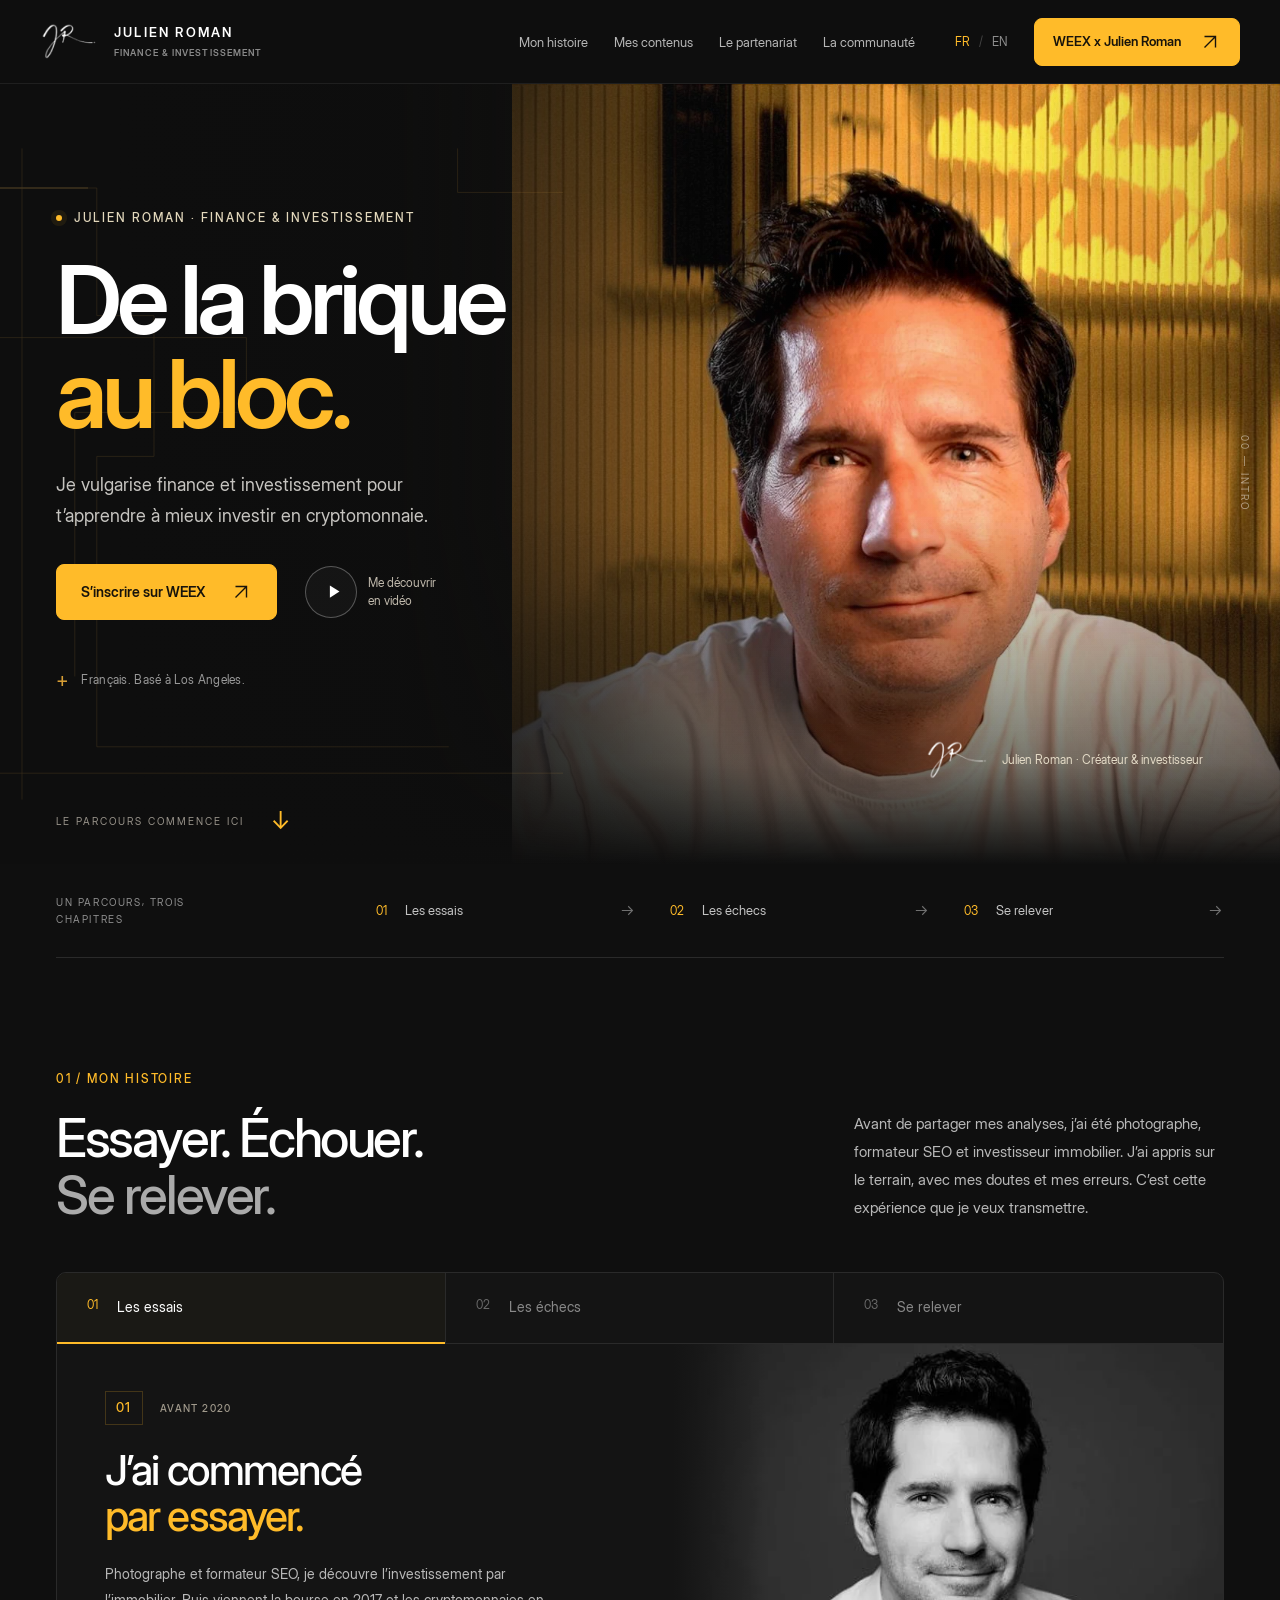
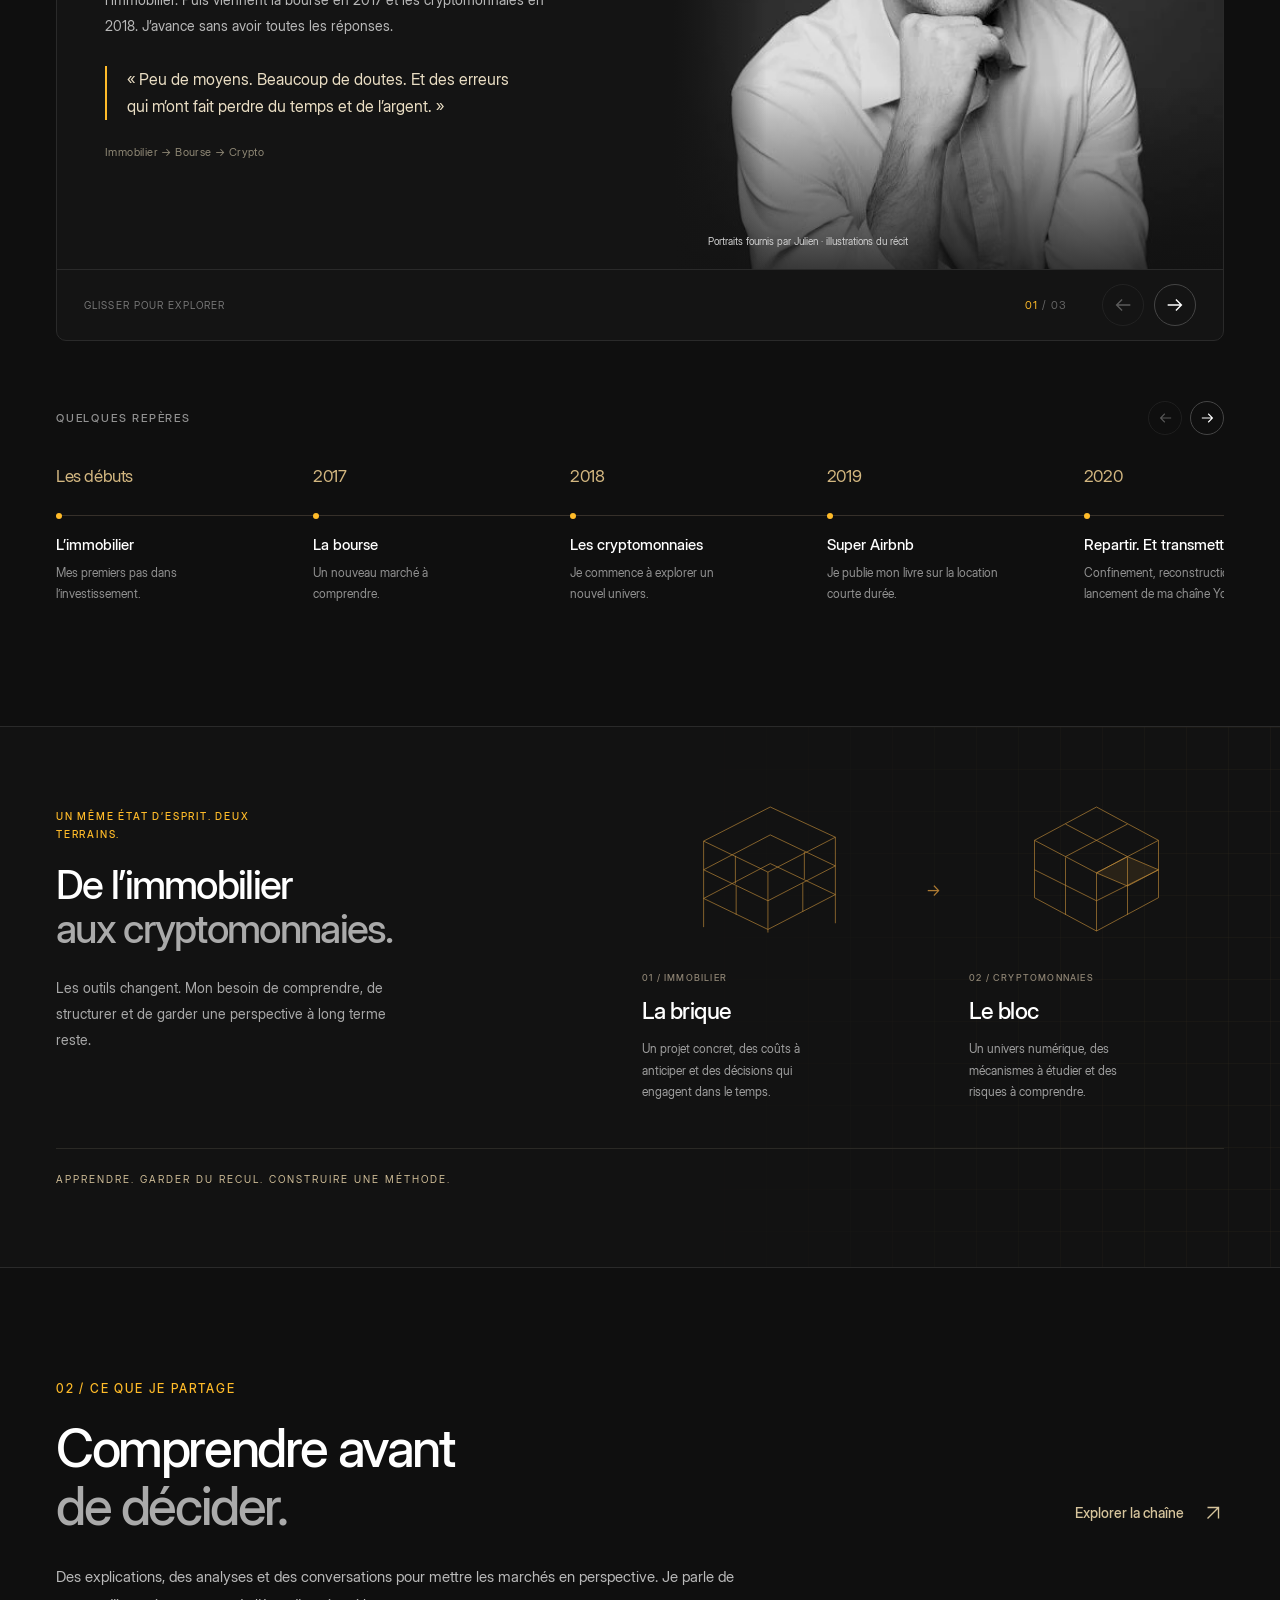
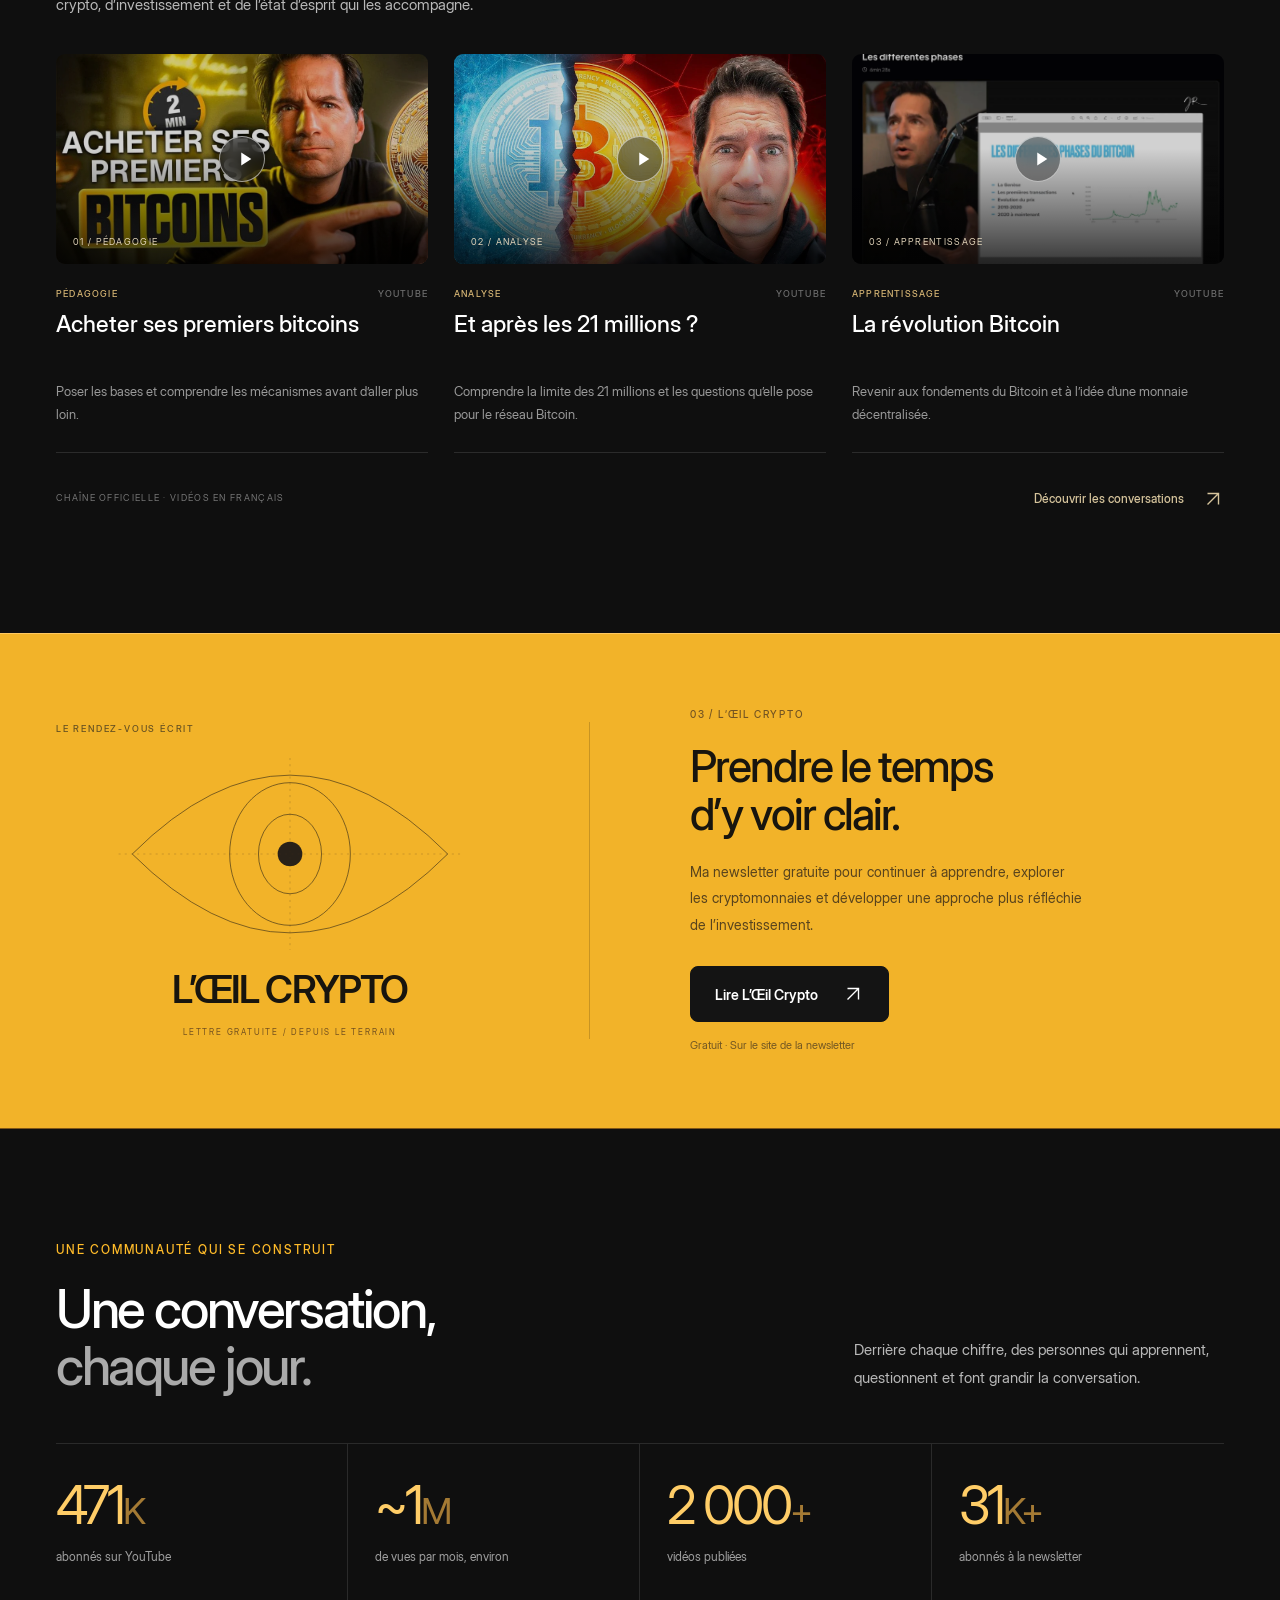
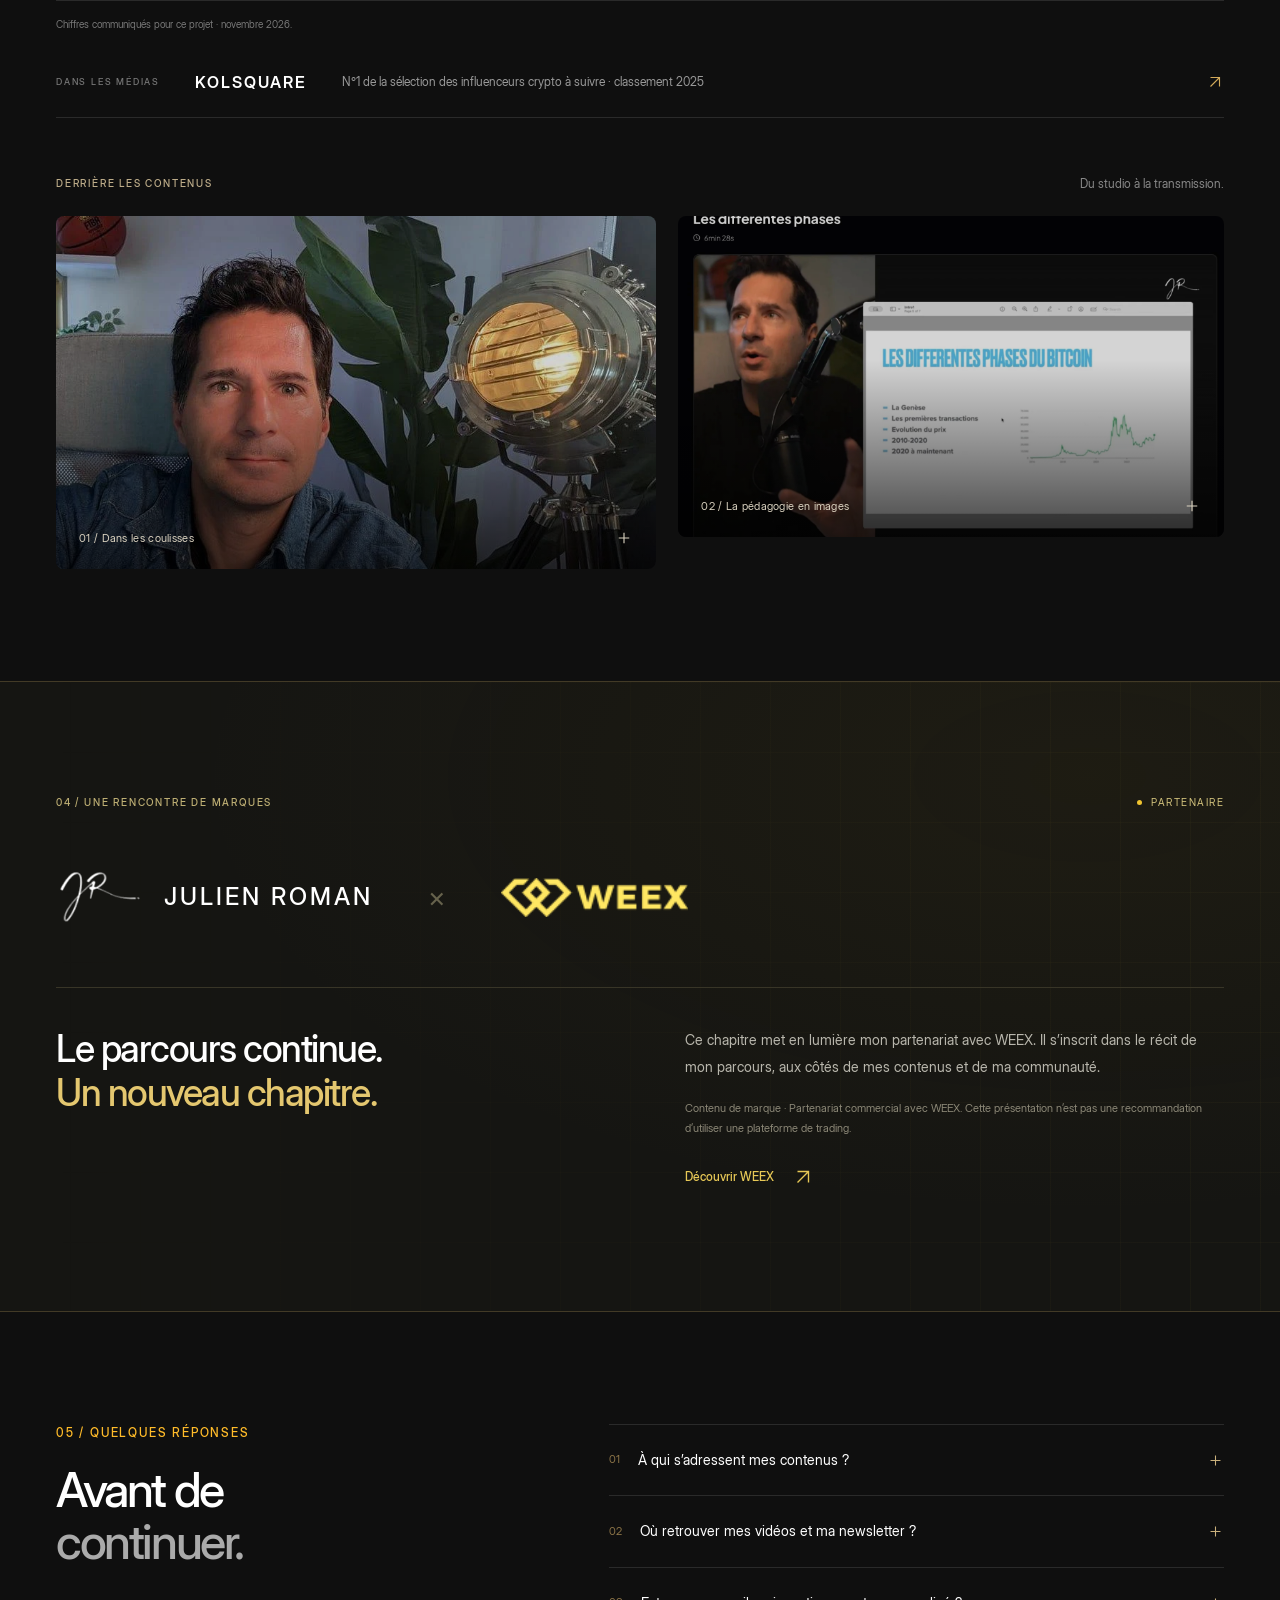
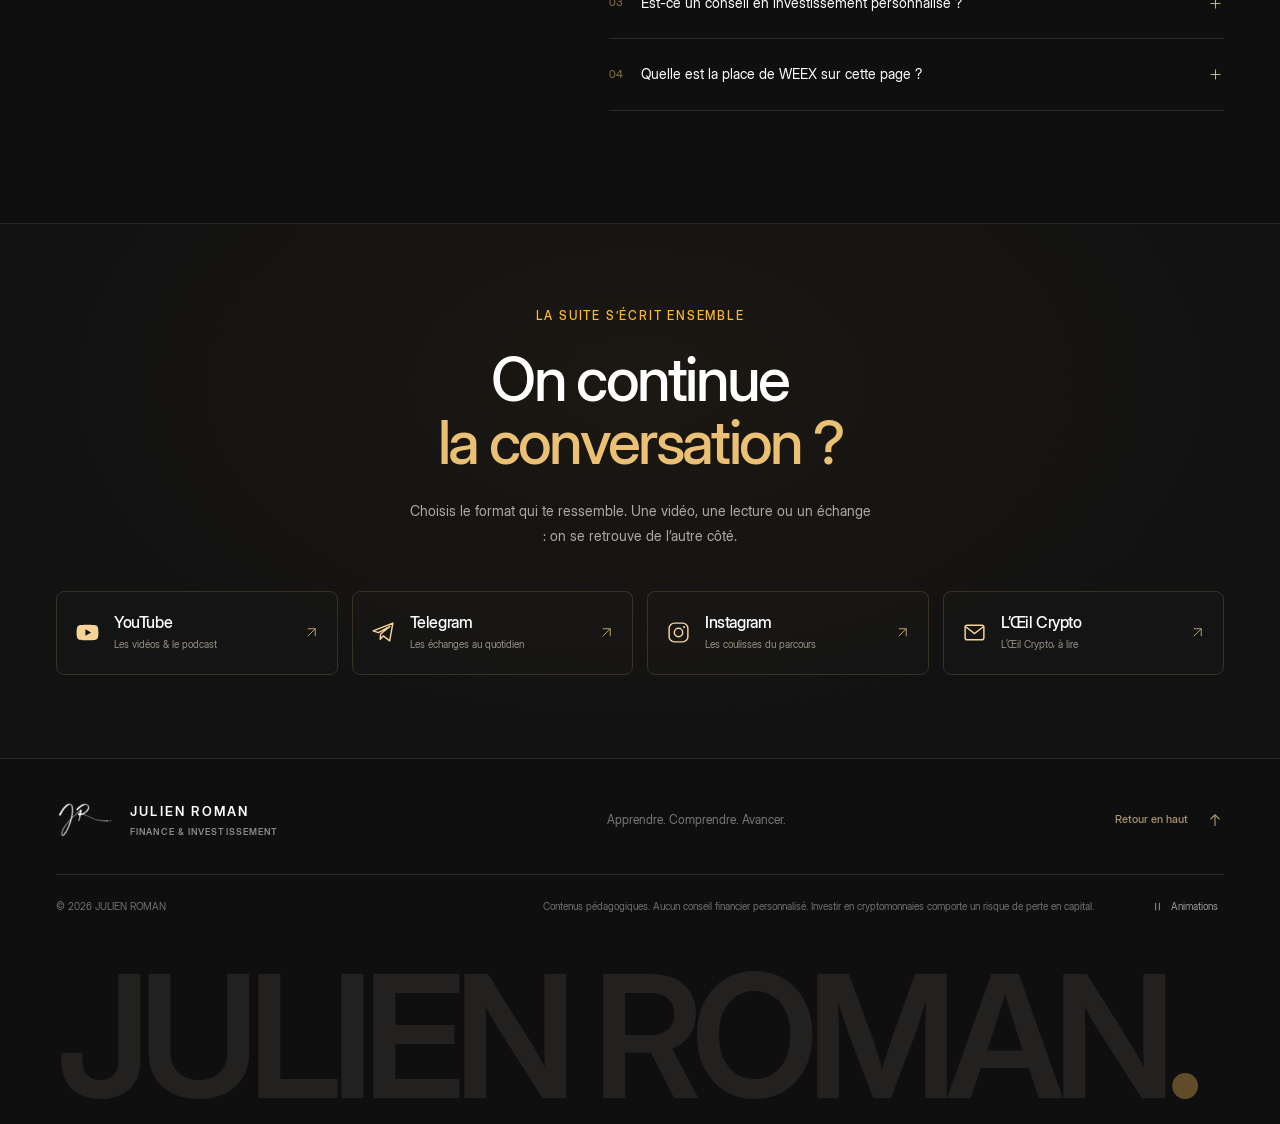
<file: index.html>
<!doctype html>
<html lang="fr"><head><meta charset="utf-8"><meta name="viewport" content="width=device-width,initial-scale=1"><meta name="theme-color" content="#0f0f0f"><title>Julien Roman — De la brique au bloc.</title><meta name="description" content="L’histoire de Julien Roman : des premiers investissements à la création de contenus sur la finance et les cryptomonnaies. Un parcours d’essais, de doutes et de reconstruction."><meta property="og:title" content="Julien Roman — De la brique au bloc."><meta property="og:description" content="L’histoire de Julien Roman : des premiers investissements à la création de contenus sur la finance et les cryptomonnaies. Un parcours d’essais, de doutes et de reconstruction."><meta property="og:type" content="website"><meta property="og:image" content="assets/jr6.webp"><link rel="alternate" hreflang="fr" href="index.html"><link rel="alternate" hreflang="en" href="index-en.html"><link rel="icon" href="assets/favicon.png"><link rel="preload" href="assets/fonts/inter-display-regular.woff2" as="font" type="font/woff2" crossorigin><link rel="preload" href="assets/jr6.webp" as="image"><link rel="stylesheet" href="styles.css?v=20261104-weex2"><script src="app.js?v=20261104-weex2" defer></script></head>
<body><svg class="icon-defs" xmlns="http://www.w3.org/2000/svg" aria-hidden="true"><defs>
<symbol id="arrow" viewBox="0 0 24 24"><path d="M4 12h15m-6-6 6 6-6 6"/></symbol><symbol id="up-right" viewBox="0 0 24 24"><path d="M6 18 18 6M6 6h12v12"/></symbol><symbol id="play" viewBox="0 0 24 24"><path d="m9 5 11 7-11 7z" fill="currentColor" stroke="none"/></symbol><symbol id="youtube" viewBox="0 0 24 24"><path fill="currentColor" stroke="none" d="M22 7.2a3 3 0 0 0-2.1-2.1C18 4.6 12 4.6 12 4.6s-6 0-7.9.5A3 3 0 0 0 2 7.2C1.5 9.1 1.5 12 1.5 12s0 2.9.5 4.8a3 3 0 0 0 2.1 2.1c1.9.5 7.9.5 7.9.5s6 0 7.9-.5a3 3 0 0 0 2.1-2.1c.5-1.9.5-4.8.5-4.8s0-2.9-.5-4.8ZM10 15.2V8.8l5.5 3.2z"/></symbol><symbol id="instagram" viewBox="0 0 24 24"><rect x="3" y="3" width="18" height="18" rx="5"/><circle cx="12" cy="12" r="4"/><circle cx="17.4" cy="6.8" r="1" fill="currentColor" stroke="none"/></symbol><symbol id="telegram" viewBox="0 0 24 24"><path d="m21 3-3.1 17-6.1-4.7-3 3.1.5-5 8.8-7.3-11 6L2 10.4 21 3Z" stroke-linejoin="round"/></symbol><symbol id="mail" viewBox="0 0 24 24"><rect x="3" y="5" width="18" height="14" rx="2"/><path d="m3 6 9 7 9-7"/></symbol><symbol id="plus" viewBox="0 0 24 24"><path d="M5 12h14M12 5v14"/></symbol><symbol id="close" viewBox="0 0 24 24"><path d="m6 6 12 12M18 6 6 18"/></symbol><symbol id="volume" viewBox="0 0 24 24"><path d="m3 9 5 0 5-4v14l-5-4H3zM17 8q6 4 0 8"/></symbol><symbol id="pause" viewBox="0 0 24 24"><path d="M9 6v12M15 6v12"/></symbol></defs></svg><a class="skip-link" href="#main">Aller au contenu</a><div class="reading-progress" aria-hidden="true"></div>
<header class="site-header"><div class="header-inner"><a class="brand" href="#home" aria-label="Julien Roman — Accueil"><img src="assets/jr-signature.png" alt="JR" width="141" height="93"><span>JULIEN ROMAN<small>FINANCE & INVESTISSEMENT</small></span></a><nav class="main-nav" id="main-nav" aria-label="Navigation principale"><a href="#histoire">Mon histoire</a><a href="#contenus">Mes contenus</a><a href="#partenariat">Le partenariat</a><a href="#communaute">La communauté</a><a class="button mobile-register" href="https://www.weex.com/register" target="_blank" rel="noopener noreferrer" >WEEX x Julien Roman<svg class="icon" aria-hidden="true"><use href="#up-right"/></svg></a></nav><div class="header-tools"><div class="language-switch" aria-label="Choisir la langue"><a href="index.html" lang="fr" class="active" aria-current="page">FR</a><span>/</span><a href="index-en.html" lang="en" class="" >EN</a></div><a class="button button-small header-cta" href="https://www.weex.com/register" target="_blank" rel="noopener noreferrer" >WEEX x Julien Roman<svg class="icon" aria-hidden="true"><use href="#up-right"/></svg></a><button class="menu-toggle" aria-label="Ouvrir le menu" aria-controls="main-nav" aria-expanded="false"><span></span><span></span></button></div></div></header>
<main id="main">
<section class="hero" id="home"><div class="hero-portrait"><img src="assets/jr6.webp" width="1024" height="1024" alt="Julien Roman, portrait dans une lumière dorée" fetchpriority="high"></div><div class="hero-shade" aria-hidden="true"></div><div class="hero-lines" aria-hidden="true"><svg viewBox="0 0 640 740"><path d="M0 45h110v145h65v160h-65v330h400M0 215h280v85H85v300M25 0v740M0 710h640M520 0v50h120"/><path class="flow-line" d="M0 45h110v145h65v160h-65v330h400"/></svg></div><div class="hero-content wrap"><p class="eyebrow hero-eyebrow"><span class="gold-dot"></span>JULIEN ROMAN · FINANCE &amp; INVESTISSEMENT</p><h1>De la brique<br><em>au bloc.</em></h1><p class="hero-description">Je vulgarise finance et investissement pour t’apprendre à mieux investir en cryptomonnaie.</p><div class="hero-actions"><a class="button" href="https://www.weex.com/register" target="_blank" rel="noopener noreferrer" >S’inscrire sur WEEX<svg class="icon" aria-hidden="true"><use href="#up-right"/></svg></a><button class="intro-play" data-video="7ZwROdCILpM" data-title="Acheter ses premiers bitcoins" aria-label="Découvrir une vidéo de Julien"><svg class="icon" aria-hidden="true"><use href="#play"/></svg></button><span class="hero-film-label">Me découvrir<br>en vidéo</span></div><div class="hero-location"><span class="location-cross">+</span>Français. Basé à Los Angeles.</div></div><div class="hero-credit"><img src="assets/jr-signature.png" alt="" width="141" height="93"><span>Julien Roman · Créateur &amp; investisseur</span></div><a href="#histoire" class="hero-scroll">Le parcours commence ici<span>↓</span></a><span class="hero-side-index" aria-hidden="true">00 — INTRO</span></section>
<div class="chapter-rail wrap"><span class="rail-intro">UN PARCOURS, TROIS CHAPITRES</span><a href="#histoire" data-go-chapter="0"><span>01</span>Les essais<svg class="icon" aria-hidden="true"><use href="#arrow"/></svg></a><a href="#histoire" data-go-chapter="1"><span>02</span>Les échecs<svg class="icon" aria-hidden="true"><use href="#arrow"/></svg></a><a href="#histoire" data-go-chapter="2"><span>03</span>Se relever<svg class="icon" aria-hidden="true"><use href="#arrow"/></svg></a></div>
<section class="story-section section wrap" id="histoire"><div class="section-heading reveal"><div><p class="eyebrow">01 / MON HISTOIRE</p><h2>Essayer. Échouer.<br><em>Se relever.</em></h2></div><p class="section-intro">Avant de partager mes analyses, j’ai été photographe, formateur SEO et investisseur immobilier. J’ai appris sur le terrain, avec mes doutes et mes erreurs. C’est cette expérience que je veux transmettre.</p></div><div class="story-stage reveal"><div class="story-tabs" role="tablist" aria-label="Les trois chapitres"><button id="chapter-tab-1" role="tab" aria-controls="chapter-1" aria-selected="true" tabindex="0" data-chapter="0"><span>01</span>Les essais</button><button id="chapter-tab-2" role="tab" aria-controls="chapter-2" aria-selected="false" tabindex="-1" data-chapter="1"><span>02</span>Les échecs</button><button id="chapter-tab-3" role="tab" aria-controls="chapter-3" aria-selected="false" tabindex="-1" data-chapter="2"><span>03</span>Se relever</button></div><div class="chapter-window" tabindex="0" aria-label="Mon histoire, glisser pour changer de chapitre"><article class="chapter" id="chapter-1" role="tabpanel" aria-labelledby="chapter-tab-1" ><div class="chapter-copy"><p class="eyebrow"><span class="chapter-n">01</span>AVANT 2020</p><h3>J’ai commencé<br><em>par essayer.</em></h3><p class="chapter-body">Photographe et formateur SEO, je découvre l’investissement par l’immobilier. Puis viennent la bourse en 2017 et les cryptomonnaies en 2018. J’avance sans avoir toutes les réponses.</p><blockquote>« Peu de moyens. Beaucoup de doutes. Et des erreurs qui m’ont fait perdre du temps et de l’argent. »</blockquote><p class="chapter-foot">Immobilier → Bourse → Crypto</p></div><figure class="chapter-photo "><img src="assets/jr8.webp" alt="Portrait de Julien Roman" width="640" height="640" loading="lazy"><figcaption>Portraits fournis par Julien · illustrations du récit</figcaption></figure></article><article class="chapter" id="chapter-2" role="tabpanel" aria-labelledby="chapter-tab-2" hidden><div class="chapter-copy"><p class="eyebrow"><span class="chapter-n">02</span>MARS 2020</p><h3>Puis tout<br><em>s’est arrêté.</em></h3><p class="chapter-body">En janvier, nous achetons une maison avec ma femme. Notre apport représente toutes nos économies. En mars, le confinement arrive : les réservations Airbnb et les contrats photo sont annulés. Les engagements, eux, restent.</p><blockquote>« J’étais vraiment dos au mur. »</blockquote><p class="chapter-foot">Un point de rupture. Une décision à prendre.</p></div><figure class="chapter-photo blueprint-photo"><div class="chapter-blueprint" aria-hidden="true"><svg viewBox="0 0 550 500"><g fill="none" stroke="currentColor"><path d="M80 400V150l180-95 180 95v250Z M80 150l180 100 180-100M260 55v195m0 0v150M130 425h300 M55 180v180 M150 235v135h75V275m75-10v110h85V215"/><path d="M30 455h470M20 90h470M40 30v450M495 30v450" stroke-dasharray="4 8"/><path d="m40 455 8-12m-8 12 8 12M495 455l-8-12m8 12-8 12"/></g></svg><span class="blueprint-year">2020</span><span class="blueprint-label">UN POINT DE RUPTURE</span></div></figure></article><article class="chapter" id="chapter-3" role="tabpanel" aria-labelledby="chapter-tab-3" hidden><div class="chapter-copy"><p class="eyebrow"><span class="chapter-n">03</span>2020 / UN NOUVEAU DÉPART</p><h3>J’ai changé<br><em>de méthode.</em></h3><p class="chapter-body">Le lendemain, je fais les comptes. Je lance des lives sur Facebook, filme mes formations SEO et les propose en ligne. La même année, je crée ma chaîne YouTube pour rendre la finance plus accessible.</p><blockquote>« J’ai mis en place des process. »</blockquote><p class="chapter-foot">Apprendre. Structurer. Transmettre.</p></div><figure class="chapter-photo "><img src="assets/jr7.webp" alt="Portrait de Julien Roman" width="640" height="640" loading="lazy"><figcaption>Portraits fournis par Julien · illustrations du récit</figcaption></figure></article></div><div class="chapter-controls"><p>Glisser pour explorer</p><span class="chapter-meter"><b id="chapter-current">01</b> / 03</span><div><button class="round-button" data-chapter-prev aria-label="Chapitre précédent" disabled><svg class="icon" aria-hidden="true"><use href="#arrow"/></svg></button><button class="round-button" data-chapter-next aria-label="Chapitre suivant"><svg class="icon" aria-hidden="true"><use href="#arrow"/></svg></button></div></div></div>
<div class="timeline-heading"><p class="eyebrow">QUELQUES REPÈRES</p><div class="timeline-arrows"><button class="round-button" data-timeline-prev aria-label="Repères précédents"><svg class="icon" aria-hidden="true"><use href="#arrow"/></svg></button><button class="round-button" data-timeline-next aria-label="Repères suivants"><svg class="icon" aria-hidden="true"><use href="#arrow"/></svg></button></div></div><ol class="timeline" tabindex="0" aria-label="Le chemin se construit."><li class="timeline-item"><span class="timeline-year">Les débuts</span><span class="timeline-dot"></span><h4>L’immobilier</h4><p>Mes premiers pas dans l’investissement.</p></li><li class="timeline-item"><span class="timeline-year">2017</span><span class="timeline-dot"></span><h4>La bourse</h4><p>Un nouveau marché à comprendre.</p></li><li class="timeline-item"><span class="timeline-year">2018</span><span class="timeline-dot"></span><h4>Les cryptomonnaies</h4><p>Je commence à explorer un nouvel univers.</p></li><li class="timeline-item"><span class="timeline-year">2019</span><span class="timeline-dot"></span><h4>Super Airbnb</h4><p>Je publie mon livre sur la location courte durée.</p></li><li class="timeline-item"><span class="timeline-year">2020</span><span class="timeline-dot"></span><h4>Repartir. Et transmettre.</h4><p>Confinement, reconstruction et lancement de ma chaîne YouTube.</p></li><li class="timeline-item"><span class="timeline-year">2023</span><span class="timeline-dot"></span><h4>250 000 abonnés</h4><p>Une nouvelle étape pour la communauté YouTube.</p></li><li class="timeline-item"><span class="timeline-year">Aujourd’hui</span><span class="timeline-dot"></span><h4>Continuer à apprendre</h4><p>La finance, les contenus et une conversation qui se poursuit.</p></li></ol></section>
<section class="method-section"><div class="wrap method-inner"><div class="method-heading reveal"><p class="eyebrow">UN MÊME ÉTAT D’ESPRIT. DEUX TERRAINS.</p><h2>De l’immobilier<br><em>aux cryptomonnaies.</em></h2><p>Les outils changent. Mon besoin de comprendre, de structurer et de garder une perspective à long terme reste.</p></div><div class="worlds reveal"><div class="world world-brick"><svg viewBox="0 0 240 160" aria-hidden="true"><g fill="none" stroke="currentColor"><path d="m35 118 83 40 87-45-84-40ZM35 81l83 40 87-45-84-40ZM35 44l83 40 87-45L121 0Zm0 0v111m170-116v111m-87-66v78M77 102v37M163 98v37M76 63v36M165 58v35"/></g></svg><span class="eyebrow">01 / IMMOBILIER</span><h3>La brique</h3><p>Un projet concret, des coûts à anticiper et des décisions qui engagent dans le temps.</p></div><span class="world-connector" aria-hidden="true">→</span><div class="world world-block"><svg viewBox="0 0 240 160" aria-hidden="true"><g fill="none" stroke="currentColor"><path d="m40 43 80 42 80-42L120 0ZM40 43v74l80 43 80-43V43M120 85v75M80 22l80 42m0-42L80 64M40 81l80 40 80-40M80 65v74m80-74v74"/><path class="block-pulse" d="m120 85 40-21 40 17-40 21Z" fill="currentColor" fill-opacity=".12"/></g></svg><span class="eyebrow">02 / CRYPTOMONNAIES</span><h3>Le bloc</h3><p>Un univers numérique, des mécanismes à étudier et des risques à comprendre.</p></div></div><p class="method-foot">Apprendre. Garder du recul. Construire une méthode.</p></div></section>
<section class="section wrap content-section" id="contenus"><div class="section-heading reveal"><div><p class="eyebrow">02 / CE QUE JE PARTAGE</p><h2>Comprendre avant<br><em>de décider.</em></h2></div><a class="text-link" href="https://www.youtube.com/@JulienRoman" target="_blank" rel="noopener noreferrer" >Explorer la chaîne<svg class="icon" aria-hidden="true"><use href="#up-right"/></svg></a></div><p class="content-intro">Des explications, des analyses et des conversations pour mettre les marchés en perspective. Je parle de crypto, d’investissement et de l’état d’esprit qui les accompagne.</p><div class="video-grid"><article class="video-card reveal"><button class="video-poster" data-video="7ZwROdCILpM" data-title="Acheter ses premiers bitcoins" aria-label="Lire: Acheter ses premiers bitcoins"><img src="https://i.ytimg.com/vi/7ZwROdCILpM/hqdefault.jpg" data-fallback="assets/jr5.webp" alt="Acheter ses premiers bitcoins — Julien Roman" width="640" height="360" loading="lazy"><span class="play-circle"><svg class="icon" aria-hidden="true"><use href="#play"/></svg></span><span class="video-index">01 / PÉDAGOGIE</span></button><div class="video-copy"><p class="eyebrow">PÉDAGOGIE <span>YOUTUBE</span></p><h3><button data-video="7ZwROdCILpM" data-title="Acheter ses premiers bitcoins">Acheter ses premiers bitcoins</button></h3><p>Poser les bases et comprendre les mécanismes avant d’aller plus loin.</p></div></article><article class="video-card reveal"><button class="video-poster" data-video="MhcfM4BzwSE" data-title="Et après les 21 millions ?" aria-label="Lire: Et après les 21 millions ?"><img src="https://i.ytimg.com/vi/MhcfM4BzwSE/hqdefault.jpg" data-fallback="assets/jr1.webp" alt="Et après les 21 millions ? — Julien Roman" width="640" height="360" loading="lazy"><span class="play-circle"><svg class="icon" aria-hidden="true"><use href="#play"/></svg></span><span class="video-index">02 / ANALYSE</span></button><div class="video-copy"><p class="eyebrow">ANALYSE <span>YOUTUBE</span></p><h3><button data-video="MhcfM4BzwSE" data-title="Et après les 21 millions ?">Et après les 21 millions ?</button></h3><p>Comprendre la limite des 21 millions et les questions qu’elle pose pour le réseau Bitcoin.</p></div></article><article class="video-card reveal"><button class="video-poster" data-video="ZnS36onS_UA" data-title="La révolution Bitcoin" aria-label="Lire: La révolution Bitcoin"><img src="https://i.ytimg.com/vi/ZnS36onS_UA/hqdefault.jpg" data-fallback="assets/jr9.webp" alt="La révolution Bitcoin — Julien Roman" width="640" height="360" loading="lazy"><span class="play-circle"><svg class="icon" aria-hidden="true"><use href="#play"/></svg></span><span class="video-index">03 / APPRENTISSAGE</span></button><div class="video-copy"><p class="eyebrow">APPRENTISSAGE <span>YOUTUBE</span></p><h3><button data-video="ZnS36onS_UA" data-title="La révolution Bitcoin">La révolution Bitcoin</button></h3><p>Revenir aux fondements du Bitcoin et à l’idée d’une monnaie décentralisée.</p></div></article></div><div class="content-bottom"><span>CHAÎNE OFFICIELLE · VIDÉOS EN FRANÇAIS</span><a class="text-link" href="https://www.youtube.com/@JulienRoman/podcasts" target="_blank" rel="noopener noreferrer" >Découvrir les conversations<svg class="icon" aria-hidden="true"><use href="#up-right"/></svg></a></div></section>
<section class="newsletter-section" id="newsletter"><div class="wrap newsletter-inner"><div class="newsletter-art reveal" aria-hidden="true"><span class="eyebrow">LE RENDEZ-VOUS ÉCRIT</span><svg class="eye-art" viewBox="0 0 500 280"><path d="M20 140Q250-90 480 140Q250 370 20 140Z"/><ellipse cx="250" cy="140" rx="88" ry="104"/><ellipse cx="250" cy="140" rx="46" ry="58"/><circle cx="250" cy="140" r="18"/><path class="eye-line" d="M0 140h500M250 0v280"/></svg><span class="newsletter-word">L’ŒIL CRYPTO</span><span class="art-edition">LETTRE GRATUITE / DEPUIS LE TERRAIN</span></div><div class="newsletter-copy reveal"><p class="eyebrow">03 / L’ŒIL CRYPTO</p><h2>Prendre le temps<br>d’y voir clair.</h2><p>Ma newsletter gratuite pour continuer à apprendre, explorer les cryptomonnaies et développer une approche plus réfléchie de l’investissement.</p><a class="button button-black" href="https://www.loeilcrypto.com" target="_blank" rel="noopener noreferrer" >Lire L’Œil Crypto<svg class="icon" aria-hidden="true"><use href="#up-right"/></svg></a><span class="newsletter-detail">Gratuit · Sur le site de la newsletter</span></div></div></section>
<section class="section wrap media-section" id="reperes"><div class="section-heading reveal"><div><p class="eyebrow">UNE COMMUNAUTÉ QUI SE CONSTRUIT</p><h2>Une conversation,<br><em>chaque jour.</em></h2></div><p class="section-intro">Derrière chaque chiffre, des personnes qui apprennent, questionnent et font grandir la conversation.</p></div><div class="stats-grid"><div class="stat reveal"><strong>471<span>K</span></strong><p>abonnés sur YouTube</p></div><div class="stat reveal"><strong>~1<span>M</span></strong><p>de vues par mois, environ</p></div><div class="stat reveal"><strong>2 000<span>+</span></strong><p>vidéos publiées</p></div><div class="stat reveal"><strong>31<span>K+</span></strong><p>abonnés à la newsletter</p></div></div><p class="source-note">Chiffres communiqués pour ce projet · novembre 2026.</p><a class="press-link" href="https://www.kolsquare.com/fr/top-influencers/top-des-influenceurs-crypto-a-suivre" target="_blank" rel="noopener noreferrer"><span class="eyebrow">Dans les médias</span><strong>KOLSQUARE</strong><span>N°1 de la sélection des influenceurs crypto à suivre · classement 2025</span><svg class="icon" aria-hidden="true"><use href="#up-right"/></svg></a><div class="gallery-heading"><p class="eyebrow">DERRIÈRE LES CONTENUS</p><p>Du studio à la transmission.</p></div><div class="gallery-grid"><button class="gallery-item" data-gallery="0" aria-label="Agrandir la photo — Dans les coulisses"><img src="assets/jr3-studio-detail.webp" width="840" height="600" alt="Julien dans son studio, à côté d’un projecteur" loading="lazy"><span class="gallery-caption">01 / Dans les coulisses<svg class="icon" aria-hidden="true"><use href="#plus"/></svg></span></button><button class="gallery-item" data-gallery="1" aria-label="Agrandir la photo — La pédagogie en images"><img src="assets/jr9.webp" width="1600" height="1103" alt="Julien présente un module sur les différentes phases du Bitcoin" loading="lazy"><span class="gallery-caption">02 / La pédagogie en images<svg class="icon" aria-hidden="true"><use href="#plus"/></svg></span></button></div></section>
<section class="partner-section section" id="partenariat"><div class="wrap"><div class="partner-top"><p class="eyebrow">04 / UNE RENCONTRE DE MARQUES</p><span class="partner-status"><span></span>PARTENAIRE</span></div><div class="partner-lockup reveal"><div class="partner-jr"><img src="assets/jr-signature.png" width="141" height="93" alt="JR"><strong>JULIEN ROMAN</strong></div><span class="partner-times">×</span><img class="weex-mark" src="assets/weex-logo.png" width="134" height="28" alt="WEEX"></div><div class="partner-grid"><h2>Le parcours continue.<br><em>Un nouveau chapitre.</em></h2><div><p>Ce chapitre met en lumière mon partenariat avec WEEX. Il s’inscrit dans le récit de mon parcours, aux côtés de mes contenus et de ma communauté.</p><p class="partner-disclosure">Contenu de marque · Partenariat commercial avec WEEX. Cette présentation n’est pas une recommandation d’utiliser une plateforme de trading.</p><a class="text-link partner-link" href="https://www.weex.com/" target="_blank" rel="noopener noreferrer" >Découvrir WEEX<svg class="icon" aria-hidden="true"><use href="#up-right"/></svg></a></div></div></div></section>
<section class="section wrap faq-section" id="faq"><div class="faq-heading reveal"><p class="eyebrow">05 / QUELQUES RÉPONSES</p><h2>Avant de<br><em>continuer.</em></h2></div><div class="faq-list"><details><summary><span class="faq-number">01</span><span>À qui s’adressent mes contenus ?</span><svg class="icon" aria-hidden="true"><use href="#plus"/></svg></summary><p>Aux personnes qui veulent mieux comprendre la finance et les cryptomonnaies, notamment lorsqu’elles débutent ou souhaitent consolider leurs bases. J’explique les notions et partage mon expérience pour aider chacun à se poser les bonnes questions.</p></details><details><summary><span class="faq-number">02</span><span>Où retrouver mes vidéos et ma newsletter ?</span><svg class="icon" aria-hidden="true"><use href="#plus"/></svg></summary><p>Mes vidéos et conversations sont publiées sur ma chaîne YouTube, « Julien Roman | Finance &amp; Investissement ». Ma newsletter gratuite, L’Œil Crypto, est accessible sur loeilcrypto.com.</p></details><details><summary><span class="faq-number">03</span><span>Est-ce un conseil en investissement personnalisé ?</span><svg class="icon" aria-hidden="true"><use href="#plus"/></svg></summary><p>Non. Mes contenus ont une vocation pédagogique et présentent mon point de vue. Ils ne prennent pas en compte ta situation personnelle. Les cryptomonnaies comportent des risques, dont celui de perdre le capital investi.</p></details><details><summary><span class="faq-number">04</span><span>Quelle est la place de WEEX sur cette page ?</span><svg class="icon" aria-hidden="true"><use href="#plus"/></svg></summary><p>WEEX est présenté ici en tant que partenaire de marque. Ce chapitre raconte la collaboration ; les liens vers YouTube, Telegram, Instagram et L’Œil Crypto restent les principaux accès à mon univers.</p></details></div></section>
<section class="community-section section" id="communaute"><div class="wrap"><p class="eyebrow">LA SUITE S’ÉCRIT ENSEMBLE</p><h2>On continue<br><em>la conversation ?</em></h2><p class="community-intro">Choisis le format qui te ressemble. Une vidéo, une lecture ou un échange : on se retrouve de l’autre côté.</p><div class="social-grid"><a class="social-card" href="https://www.youtube.com/@JulienRoman" target="_blank" rel="noopener noreferrer"><span class="social-symbol"><svg class="icon" aria-hidden="true"><use href="#youtube"/></svg></span><div><h3>YouTube</h3><p>Les vidéos &amp; le podcast</p></div><svg class="icon" aria-hidden="true"><use href="#up-right"/></svg></a><a class="social-card" href="https://t.me/julienromantelegram" target="_blank" rel="noopener noreferrer"><span class="social-symbol"><svg class="icon" aria-hidden="true"><use href="#telegram"/></svg></span><div><h3>Telegram</h3><p>Les échanges au quotidien</p></div><svg class="icon" aria-hidden="true"><use href="#up-right"/></svg></a><a class="social-card" href="https://www.instagram.com/jromanyoutube/" target="_blank" rel="noopener noreferrer"><span class="social-symbol"><svg class="icon" aria-hidden="true"><use href="#instagram"/></svg></span><div><h3>Instagram</h3><p>Les coulisses du parcours</p></div><svg class="icon" aria-hidden="true"><use href="#up-right"/></svg></a><a class="social-card" href="https://www.loeilcrypto.com" target="_blank" rel="noopener noreferrer"><span class="social-symbol"><svg class="icon" aria-hidden="true"><use href="#mail"/></svg></span><div><h3>L’Œil Crypto</h3><p>L’Œil Crypto, à lire</p></div><svg class="icon" aria-hidden="true"><use href="#up-right"/></svg></a></div></div></section>
</main><footer class="site-footer wrap"><div class="footer-top"><a class="brand" href="#home"><img src="assets/jr-signature.png" alt="JR" width="141" height="93"><span>JULIEN ROMAN<small>FINANCE & INVESTISSEMENT</small></span></a><p>Apprendre. Comprendre. Avancer.</p><a href="#home" class="text-link">Retour en haut<svg class="icon" aria-hidden="true"><use href="#arrow"/></svg></a></div><div class="footer-bottom"><span>© 2026 JULIEN ROMAN</span><p>Contenus pédagogiques. Aucun conseil financier personnalisé. Investir en cryptomonnaies comporte un risque de perte en capital.</p><button class="motion-control" aria-pressed="false" aria-label="Réduire les animations"><svg class="icon" aria-hidden="true"><use href="#pause"/></svg><span>Animations</span></button></div><div class="footer-wordmark" aria-hidden="true">JULIEN ROMAN<span>.</span></div></footer>
<dialog id="video-dialog" aria-labelledby="video-title"><div class="modal-head"><span class="eyebrow">JULIEN ROMAN / YOUTUBE</span><button class="round-button" data-close-video aria-label="Fermer la vidéo"><svg class="icon" aria-hidden="true"><use href="#close"/></svg></button></div><h2 id="video-title"></h2><div id="video-player"></div><div class="video-fallback"><p>La vidéo ne se lance pas ?</p><a id="video-external" class="text-link" target="_blank" rel="noopener noreferrer">Ouvrir sur YouTube<svg class="icon" aria-hidden="true"><use href="#up-right"/></svg></a></div></dialog>
<dialog id="gallery-dialog" aria-label="Galerie photo"><div class="modal-head"><span class="eyebrow">JULIEN ROMAN / LES COULISSES</span><button class="round-button" data-close-gallery aria-label="Fermer la photo"><svg class="icon" aria-hidden="true"><use href="#close"/></svg></button></div><img id="gallery-image" alt=""><div class="gallery-dialog-bottom"><button class="round-button" data-gallery-prev aria-label="Photo précédente"><svg class="icon" aria-hidden="true"><use href="#arrow"/></svg></button><p id="gallery-label"></p><button class="round-button" data-gallery-next aria-label="Photo suivante"><svg class="icon" aria-hidden="true"><use href="#arrow"/></svg></button></div></dialog>
</body></html>
</file>
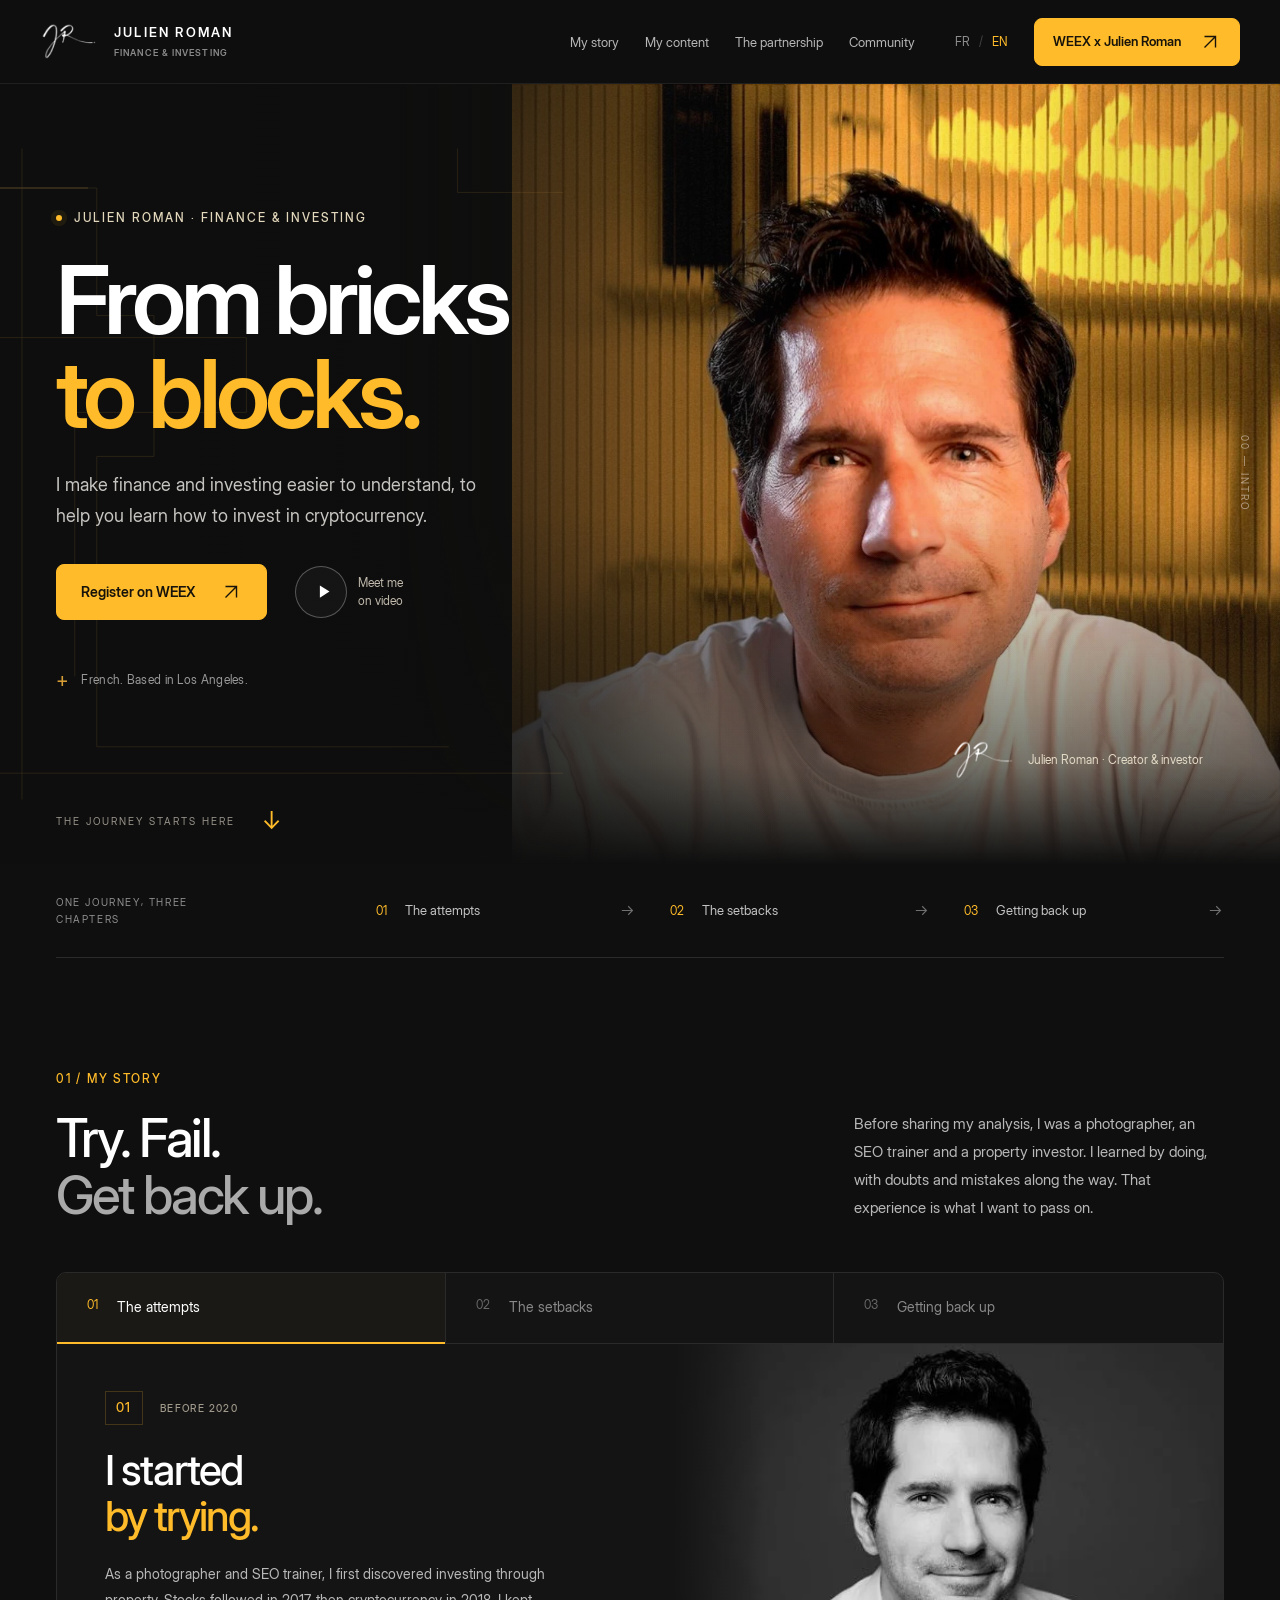
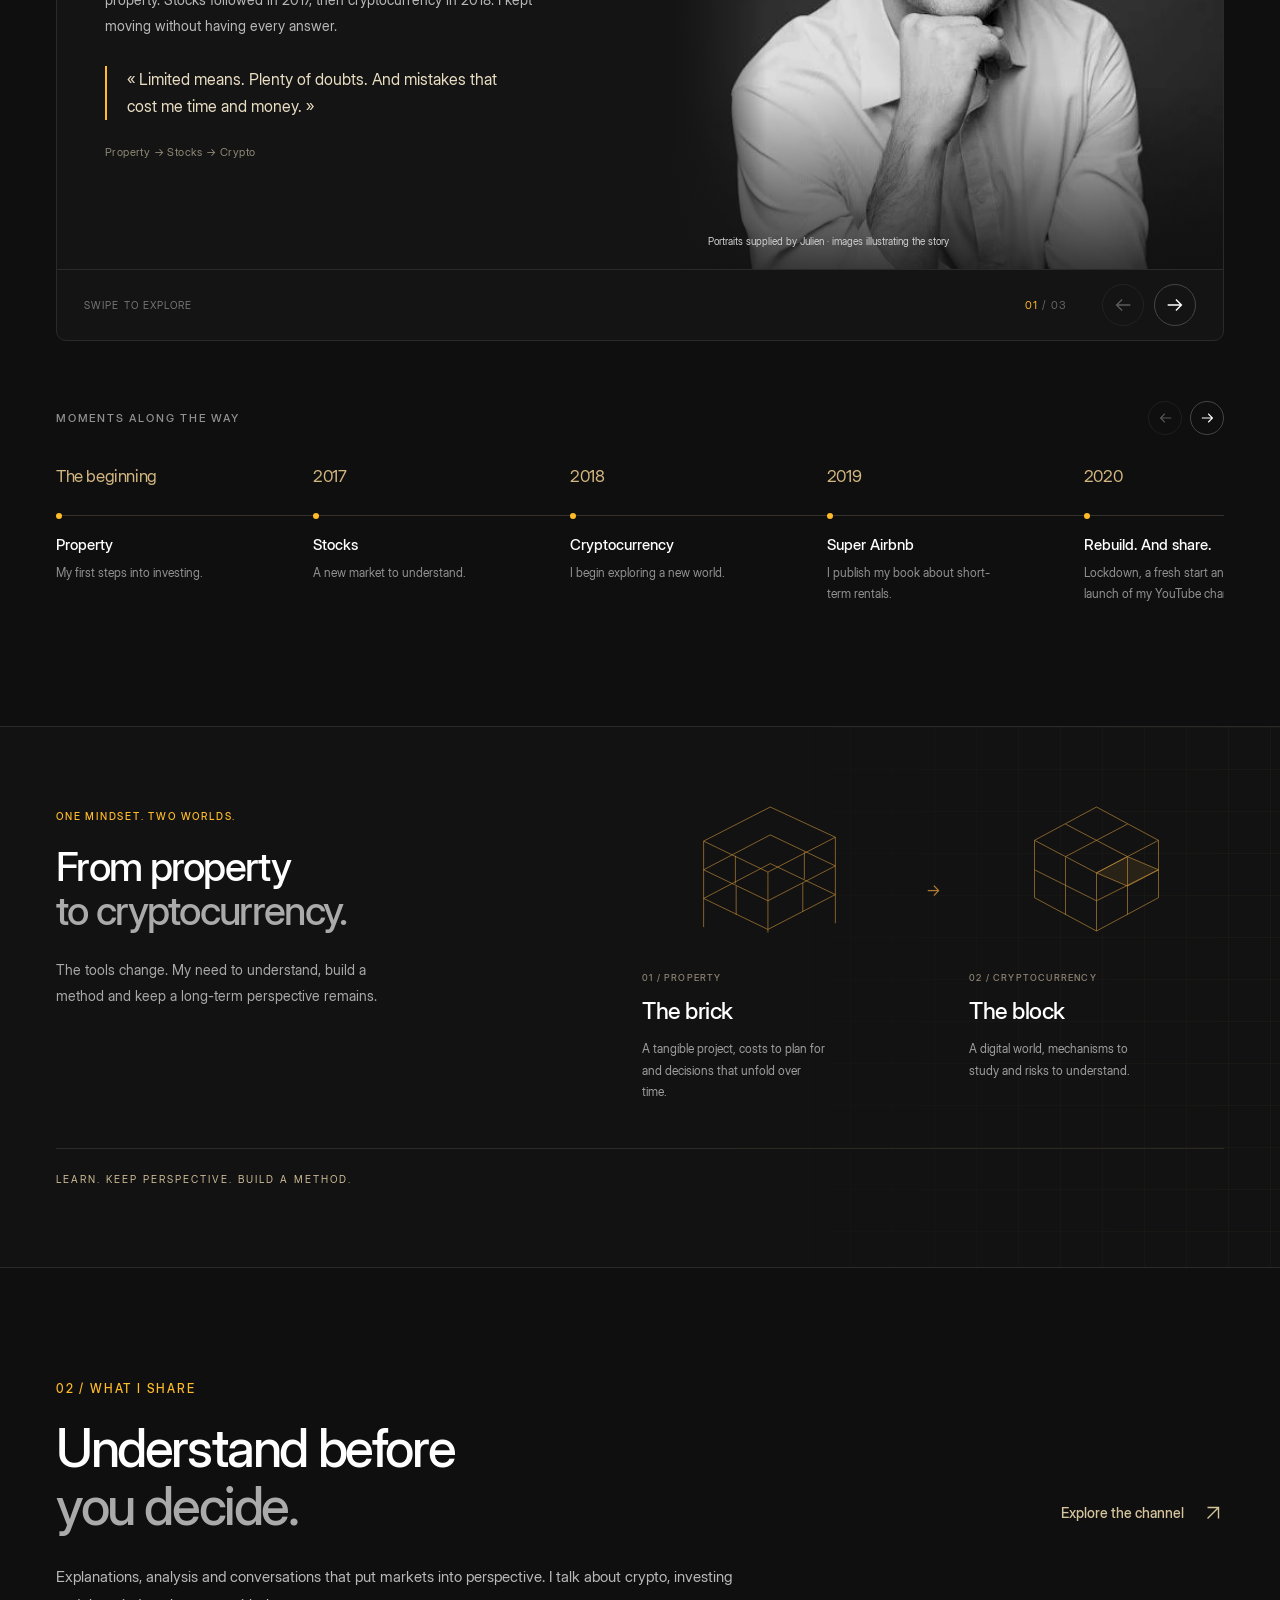
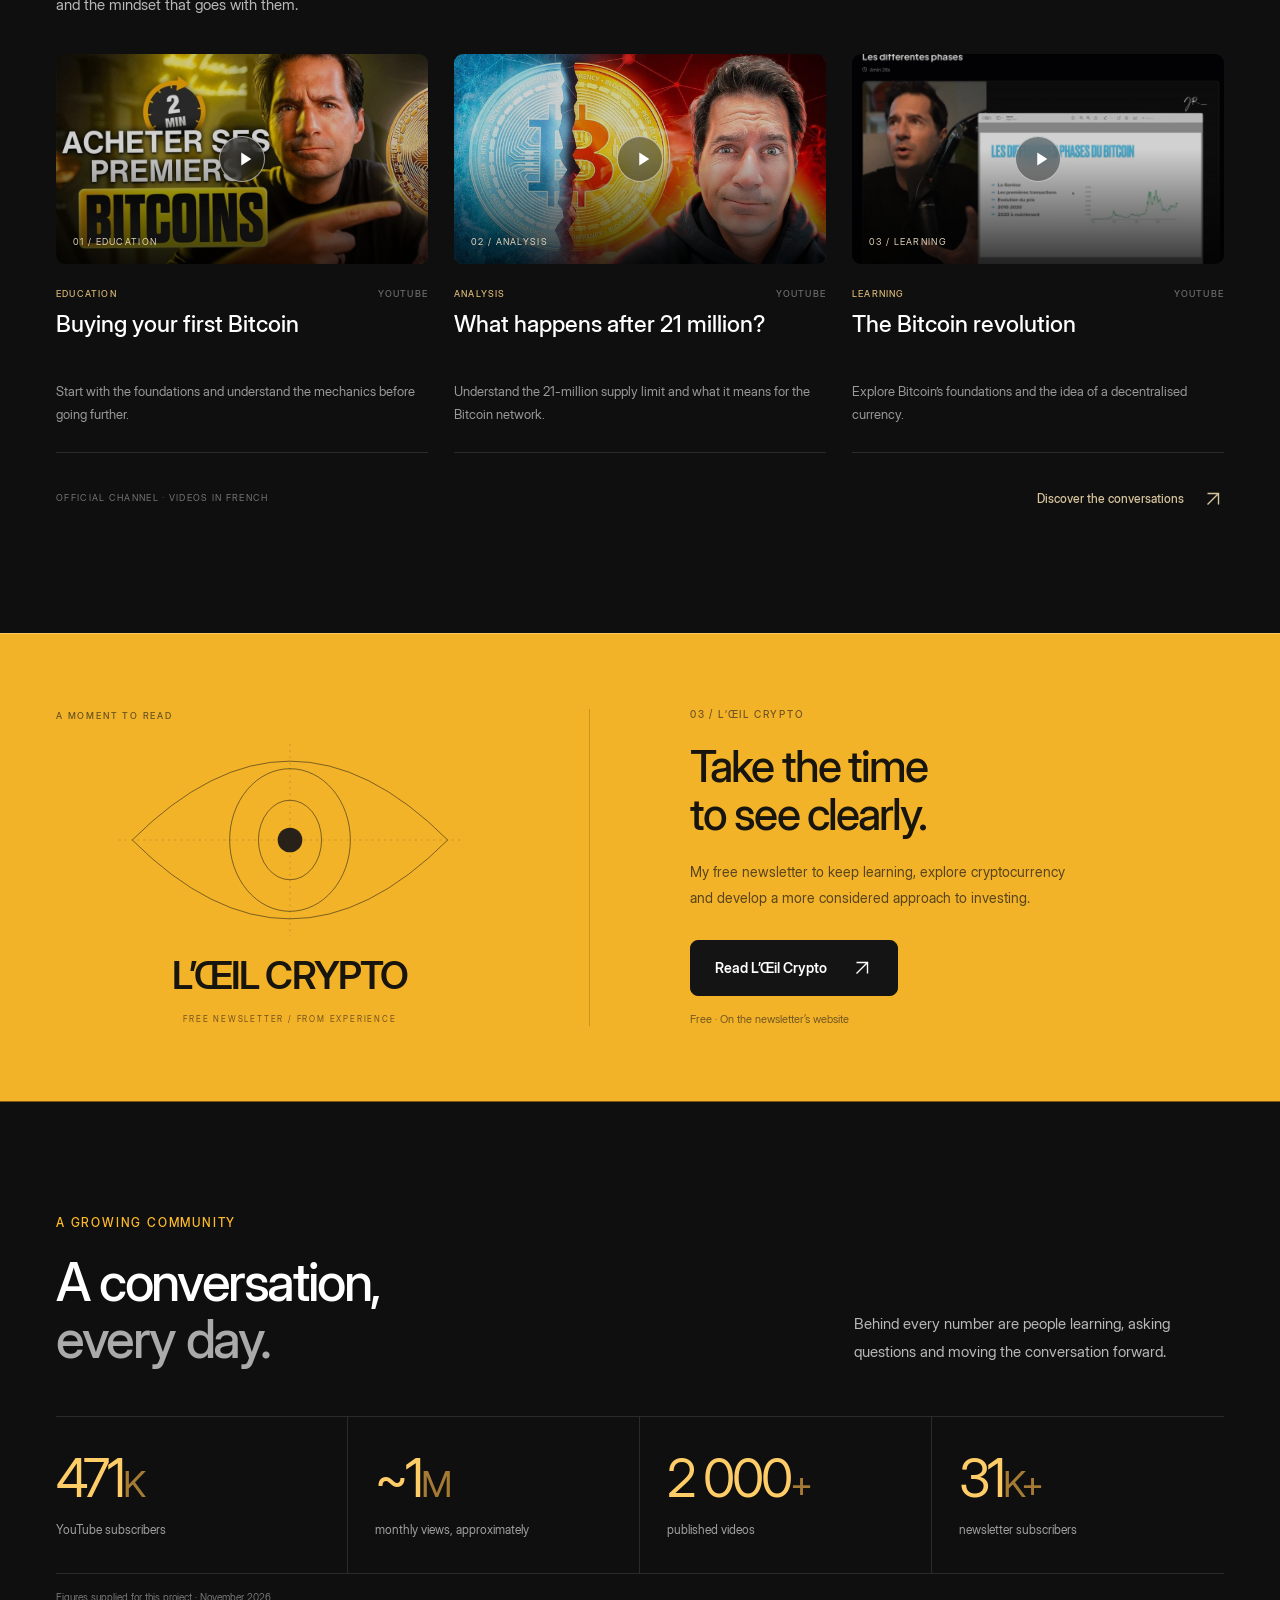
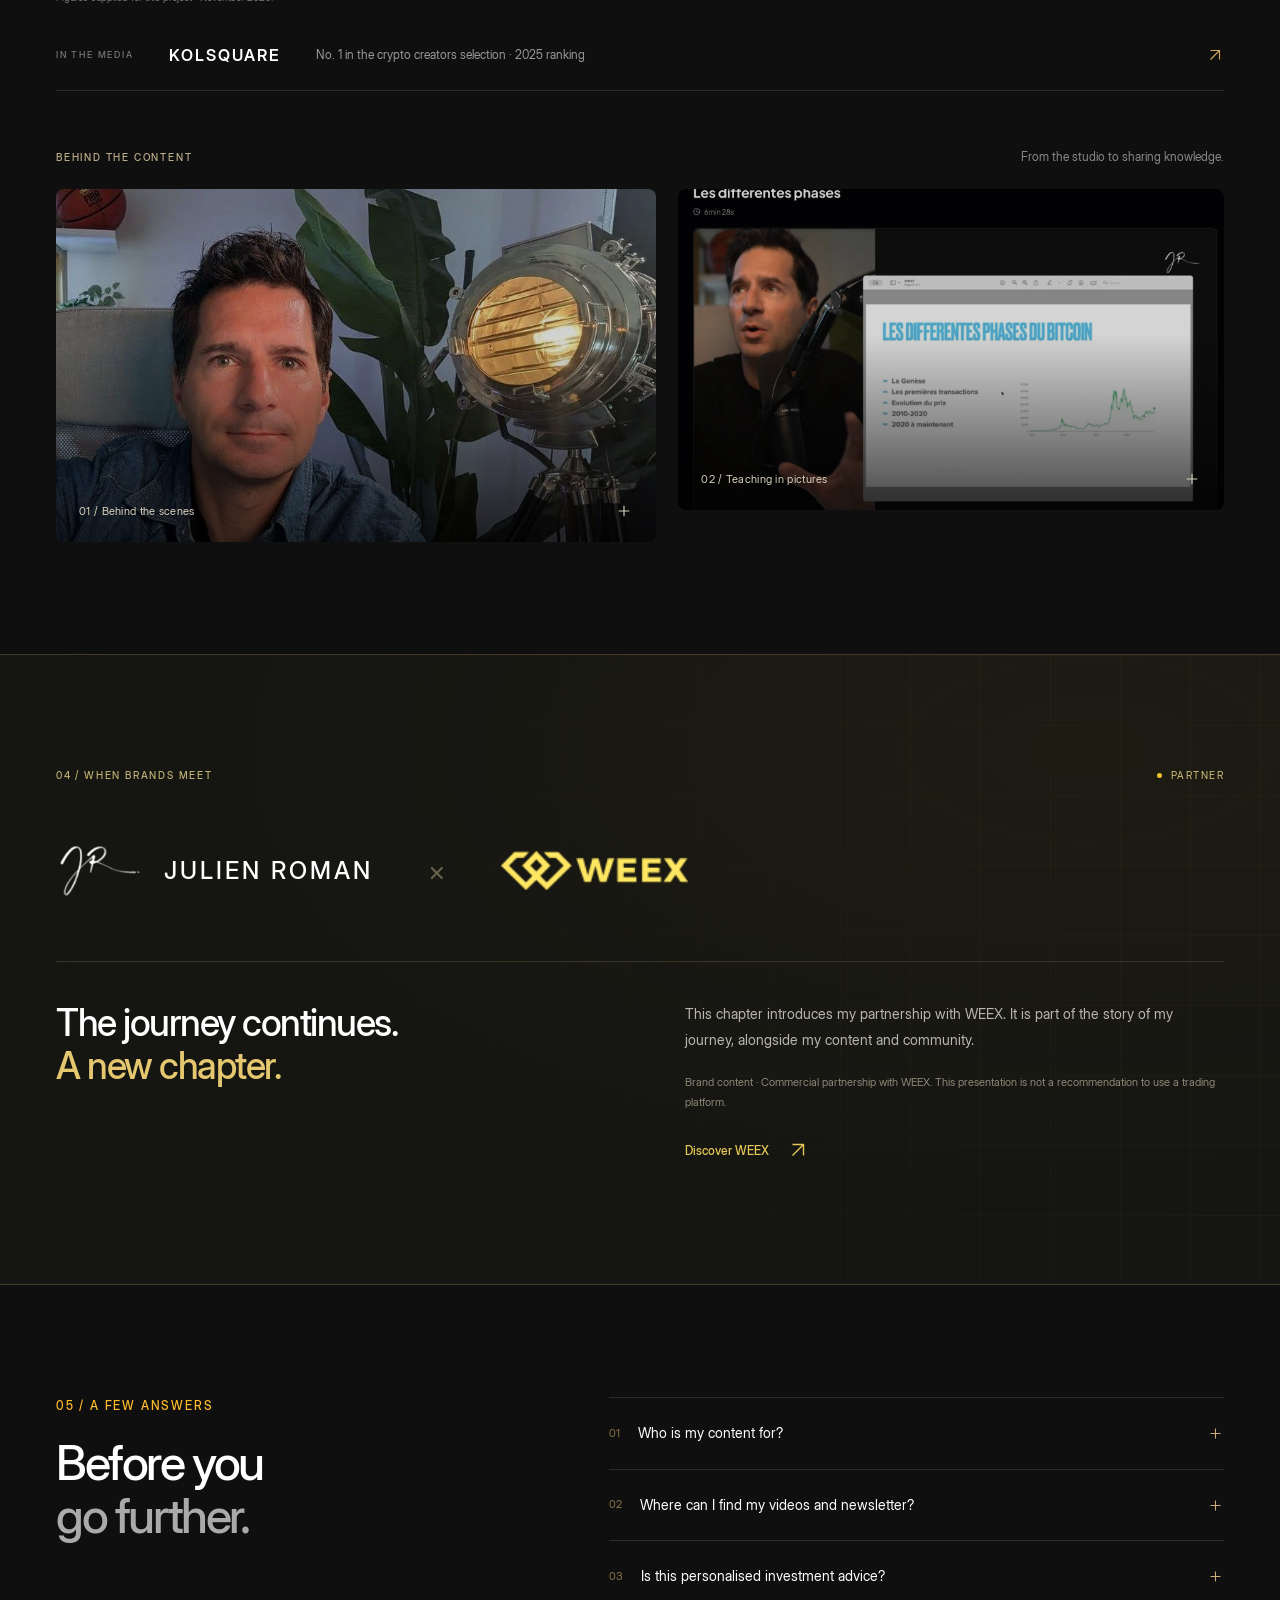
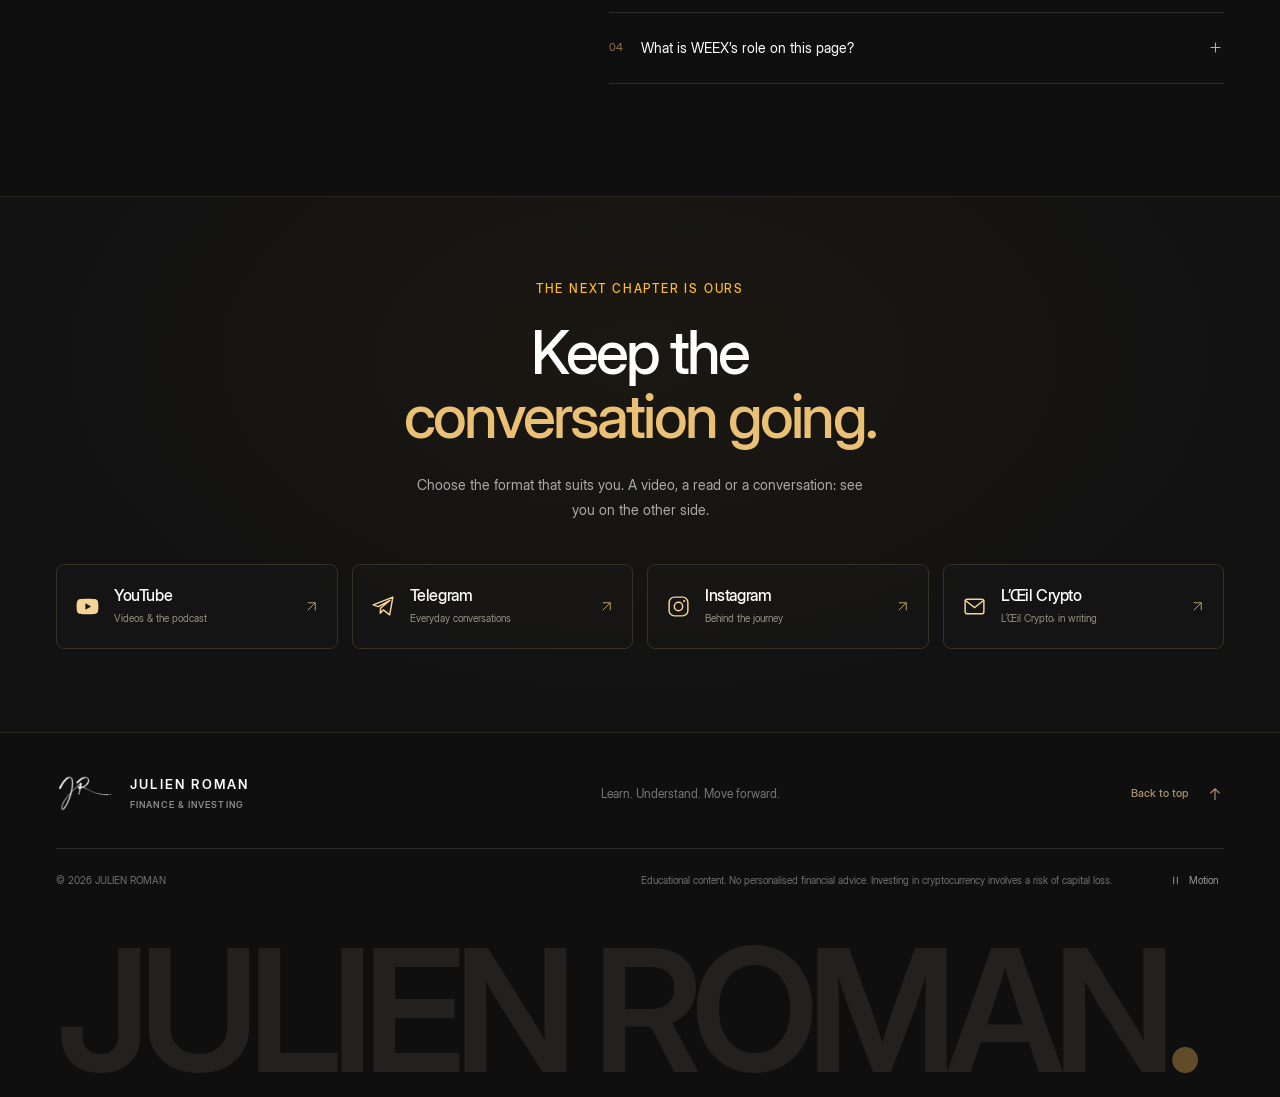
<file: index-en.html>
<!doctype html>
<html lang="en"><head><meta charset="utf-8"><meta name="viewport" content="width=device-width,initial-scale=1"><meta name="theme-color" content="#0f0f0f"><title>Julien Roman — From bricks to blocks.</title><meta name="description" content="Julien Roman’s story: from his first investments to creating finance and cryptocurrency content. A journey of attempts, doubts and rebuilding."><meta property="og:title" content="Julien Roman — From bricks to blocks."><meta property="og:description" content="Julien Roman’s story: from his first investments to creating finance and cryptocurrency content. A journey of attempts, doubts and rebuilding."><meta property="og:type" content="website"><meta property="og:image" content="assets/jr6.webp"><link rel="alternate" hreflang="fr" href="index.html"><link rel="alternate" hreflang="en" href="index-en.html"><link rel="icon" href="assets/favicon.png"><link rel="preload" href="assets/fonts/inter-display-regular.woff2" as="font" type="font/woff2" crossorigin><link rel="preload" href="assets/jr6.webp" as="image"><link rel="stylesheet" href="styles.css?v=20261104-weex2"><script src="app.js?v=20261104-weex2" defer></script></head>
<body><svg class="icon-defs" xmlns="http://www.w3.org/2000/svg" aria-hidden="true"><defs>
<symbol id="arrow" viewBox="0 0 24 24"><path d="M4 12h15m-6-6 6 6-6 6"/></symbol><symbol id="up-right" viewBox="0 0 24 24"><path d="M6 18 18 6M6 6h12v12"/></symbol><symbol id="play" viewBox="0 0 24 24"><path d="m9 5 11 7-11 7z" fill="currentColor" stroke="none"/></symbol><symbol id="youtube" viewBox="0 0 24 24"><path fill="currentColor" stroke="none" d="M22 7.2a3 3 0 0 0-2.1-2.1C18 4.6 12 4.6 12 4.6s-6 0-7.9.5A3 3 0 0 0 2 7.2C1.5 9.1 1.5 12 1.5 12s0 2.9.5 4.8a3 3 0 0 0 2.1 2.1c1.9.5 7.9.5 7.9.5s6 0 7.9-.5a3 3 0 0 0 2.1-2.1c.5-1.9.5-4.8.5-4.8s0-2.9-.5-4.8ZM10 15.2V8.8l5.5 3.2z"/></symbol><symbol id="instagram" viewBox="0 0 24 24"><rect x="3" y="3" width="18" height="18" rx="5"/><circle cx="12" cy="12" r="4"/><circle cx="17.4" cy="6.8" r="1" fill="currentColor" stroke="none"/></symbol><symbol id="telegram" viewBox="0 0 24 24"><path d="m21 3-3.1 17-6.1-4.7-3 3.1.5-5 8.8-7.3-11 6L2 10.4 21 3Z" stroke-linejoin="round"/></symbol><symbol id="mail" viewBox="0 0 24 24"><rect x="3" y="5" width="18" height="14" rx="2"/><path d="m3 6 9 7 9-7"/></symbol><symbol id="plus" viewBox="0 0 24 24"><path d="M5 12h14M12 5v14"/></symbol><symbol id="close" viewBox="0 0 24 24"><path d="m6 6 12 12M18 6 6 18"/></symbol><symbol id="volume" viewBox="0 0 24 24"><path d="m3 9 5 0 5-4v14l-5-4H3zM17 8q6 4 0 8"/></symbol><symbol id="pause" viewBox="0 0 24 24"><path d="M9 6v12M15 6v12"/></symbol></defs></svg><a class="skip-link" href="#main">Skip to content</a><div class="reading-progress" aria-hidden="true"></div>
<header class="site-header"><div class="header-inner"><a class="brand" href="#home" aria-label="Julien Roman — Home"><img src="assets/jr-signature.png" alt="JR" width="141" height="93"><span>JULIEN ROMAN<small>FINANCE & INVESTING</small></span></a><nav class="main-nav" id="main-nav" aria-label="Main navigation"><a href="#histoire">My story</a><a href="#contenus">My content</a><a href="#partenariat">The partnership</a><a href="#communaute">Community</a><a class="button mobile-register" href="https://www.weex.com/register" target="_blank" rel="noopener noreferrer" >WEEX x Julien Roman<svg class="icon" aria-hidden="true"><use href="#up-right"/></svg></a></nav><div class="header-tools"><div class="language-switch" aria-label="Choose language"><a href="index.html" lang="fr" class="" >FR</a><span>/</span><a href="index-en.html" lang="en" class="active" aria-current="page">EN</a></div><a class="button button-small header-cta" href="https://www.weex.com/register" target="_blank" rel="noopener noreferrer" >WEEX x Julien Roman<svg class="icon" aria-hidden="true"><use href="#up-right"/></svg></a><button class="menu-toggle" aria-label="Open navigation" aria-controls="main-nav" aria-expanded="false"><span></span><span></span></button></div></div></header>
<main id="main">
<section class="hero" id="home"><div class="hero-portrait"><img src="assets/jr6.webp" width="1024" height="1024" alt="Julien Roman, portrait in warm golden light" fetchpriority="high"></div><div class="hero-shade" aria-hidden="true"></div><div class="hero-lines" aria-hidden="true"><svg viewBox="0 0 640 740"><path d="M0 45h110v145h65v160h-65v330h400M0 215h280v85H85v300M25 0v740M0 710h640M520 0v50h120"/><path class="flow-line" d="M0 45h110v145h65v160h-65v330h400"/></svg></div><div class="hero-content wrap"><p class="eyebrow hero-eyebrow"><span class="gold-dot"></span>JULIEN ROMAN · FINANCE &amp; INVESTING</p><h1>From bricks<br><em>to blocks.</em></h1><p class="hero-description">I make finance and investing easier to understand, to help you learn how to invest in cryptocurrency.</p><div class="hero-actions"><a class="button" href="https://www.weex.com/register" target="_blank" rel="noopener noreferrer" >Register on WEEX<svg class="icon" aria-hidden="true"><use href="#up-right"/></svg></a><button class="intro-play" data-video="7ZwROdCILpM" data-title="Buying your first Bitcoin" aria-label="Watch a video by Julien"><svg class="icon" aria-hidden="true"><use href="#play"/></svg></button><span class="hero-film-label">Meet me<br>on video</span></div><div class="hero-location"><span class="location-cross">+</span>French. Based in Los Angeles.</div></div><div class="hero-credit"><img src="assets/jr-signature.png" alt="" width="141" height="93"><span>Julien Roman · Creator &amp; investor</span></div><a href="#histoire" class="hero-scroll">The journey starts here<span>↓</span></a><span class="hero-side-index" aria-hidden="true">00 — INTRO</span></section>
<div class="chapter-rail wrap"><span class="rail-intro">ONE JOURNEY, THREE CHAPTERS</span><a href="#histoire" data-go-chapter="0"><span>01</span>The attempts<svg class="icon" aria-hidden="true"><use href="#arrow"/></svg></a><a href="#histoire" data-go-chapter="1"><span>02</span>The setbacks<svg class="icon" aria-hidden="true"><use href="#arrow"/></svg></a><a href="#histoire" data-go-chapter="2"><span>03</span>Getting back up<svg class="icon" aria-hidden="true"><use href="#arrow"/></svg></a></div>
<section class="story-section section wrap" id="histoire"><div class="section-heading reveal"><div><p class="eyebrow">01 / MY STORY</p><h2>Try. Fail.<br><em>Get back up.</em></h2></div><p class="section-intro">Before sharing my analysis, I was a photographer, an SEO trainer and a property investor. I learned by doing, with doubts and mistakes along the way. That experience is what I want to pass on.</p></div><div class="story-stage reveal"><div class="story-tabs" role="tablist" aria-label="The three chapters"><button id="chapter-tab-1" role="tab" aria-controls="chapter-1" aria-selected="true" tabindex="0" data-chapter="0"><span>01</span>The attempts</button><button id="chapter-tab-2" role="tab" aria-controls="chapter-2" aria-selected="false" tabindex="-1" data-chapter="1"><span>02</span>The setbacks</button><button id="chapter-tab-3" role="tab" aria-controls="chapter-3" aria-selected="false" tabindex="-1" data-chapter="2"><span>03</span>Getting back up</button></div><div class="chapter-window" tabindex="0" aria-label="My story, swipe to change chapter"><article class="chapter" id="chapter-1" role="tabpanel" aria-labelledby="chapter-tab-1" ><div class="chapter-copy"><p class="eyebrow"><span class="chapter-n">01</span>BEFORE 2020</p><h3>I started<br><em>by trying.</em></h3><p class="chapter-body">As a photographer and SEO trainer, I first discovered investing through property. Stocks followed in 2017, then cryptocurrency in 2018. I kept moving without having every answer.</p><blockquote>« Limited means. Plenty of doubts. And mistakes that cost me time and money. »</blockquote><p class="chapter-foot">Property → Stocks → Crypto</p></div><figure class="chapter-photo "><img src="assets/jr8.webp" alt="Portrait of Julien Roman" width="640" height="640" loading="lazy"><figcaption>Portraits supplied by Julien · images illustrating the story</figcaption></figure></article><article class="chapter" id="chapter-2" role="tabpanel" aria-labelledby="chapter-tab-2" hidden><div class="chapter-copy"><p class="eyebrow"><span class="chapter-n">02</span>MARCH 2020</p><h3>Then everything<br><em>stopped.</em></h3><p class="chapter-body">In January, my wife and I buy a house. The deposit takes all our savings. Lockdown arrives in March: Airbnb bookings and photography contracts are cancelled. The commitments remain.</p><blockquote>« My back was really against the wall. »</blockquote><p class="chapter-foot">A breaking point. A decision to make.</p></div><figure class="chapter-photo blueprint-photo"><div class="chapter-blueprint" aria-hidden="true"><svg viewBox="0 0 550 500"><g fill="none" stroke="currentColor"><path d="M80 400V150l180-95 180 95v250Z M80 150l180 100 180-100M260 55v195m0 0v150M130 425h300 M55 180v180 M150 235v135h75V275m75-10v110h85V215"/><path d="M30 455h470M20 90h470M40 30v450M495 30v450" stroke-dasharray="4 8"/><path d="m40 455 8-12m-8 12 8 12M495 455l-8-12m8 12-8 12"/></g></svg><span class="blueprint-year">2020</span><span class="blueprint-label">A BREAKING POINT</span></div></figure></article><article class="chapter" id="chapter-3" role="tabpanel" aria-labelledby="chapter-tab-3" hidden><div class="chapter-copy"><p class="eyebrow"><span class="chapter-n">03</span>2020 / A NEW START</p><h3>I changed<br><em>my approach.</em></h3><p class="chapter-body">The next morning, I do the maths. I go live on Facebook, film my SEO courses and offer them online. That same year, I start my YouTube channel to make finance more accessible.</p><blockquote>« I put processes in place. »</blockquote><p class="chapter-foot">Learn. Build a method. Share.</p></div><figure class="chapter-photo "><img src="assets/jr7.webp" alt="Portrait of Julien Roman" width="640" height="640" loading="lazy"><figcaption>Portraits supplied by Julien · images illustrating the story</figcaption></figure></article></div><div class="chapter-controls"><p>Swipe to explore</p><span class="chapter-meter"><b id="chapter-current">01</b> / 03</span><div><button class="round-button" data-chapter-prev aria-label="Previous chapter" disabled><svg class="icon" aria-hidden="true"><use href="#arrow"/></svg></button><button class="round-button" data-chapter-next aria-label="Next chapter"><svg class="icon" aria-hidden="true"><use href="#arrow"/></svg></button></div></div></div>
<div class="timeline-heading"><p class="eyebrow">MOMENTS ALONG THE WAY</p><div class="timeline-arrows"><button class="round-button" data-timeline-prev aria-label="Previous milestones"><svg class="icon" aria-hidden="true"><use href="#arrow"/></svg></button><button class="round-button" data-timeline-next aria-label="Next milestones"><svg class="icon" aria-hidden="true"><use href="#arrow"/></svg></button></div></div><ol class="timeline" tabindex="0" aria-label="A path, built over time."><li class="timeline-item"><span class="timeline-year">The beginning</span><span class="timeline-dot"></span><h4>Property</h4><p>My first steps into investing.</p></li><li class="timeline-item"><span class="timeline-year">2017</span><span class="timeline-dot"></span><h4>Stocks</h4><p>A new market to understand.</p></li><li class="timeline-item"><span class="timeline-year">2018</span><span class="timeline-dot"></span><h4>Cryptocurrency</h4><p>I begin exploring a new world.</p></li><li class="timeline-item"><span class="timeline-year">2019</span><span class="timeline-dot"></span><h4>Super Airbnb</h4><p>I publish my book about short-term rentals.</p></li><li class="timeline-item"><span class="timeline-year">2020</span><span class="timeline-dot"></span><h4>Rebuild. And share.</h4><p>Lockdown, a fresh start and the launch of my YouTube channel.</p></li><li class="timeline-item"><span class="timeline-year">2023</span><span class="timeline-dot"></span><h4>250,000 subscribers</h4><p>A new milestone for the YouTube community.</p></li><li class="timeline-item"><span class="timeline-year">Today</span><span class="timeline-dot"></span><h4>Keep learning</h4><p>Finance, content and a conversation that continues.</p></li></ol></section>
<section class="method-section"><div class="wrap method-inner"><div class="method-heading reveal"><p class="eyebrow">ONE MINDSET. TWO WORLDS.</p><h2>From property<br><em>to cryptocurrency.</em></h2><p>The tools change. My need to understand, build a method and keep a long-term perspective remains.</p></div><div class="worlds reveal"><div class="world world-brick"><svg viewBox="0 0 240 160" aria-hidden="true"><g fill="none" stroke="currentColor"><path d="m35 118 83 40 87-45-84-40ZM35 81l83 40 87-45-84-40ZM35 44l83 40 87-45L121 0Zm0 0v111m170-116v111m-87-66v78M77 102v37M163 98v37M76 63v36M165 58v35"/></g></svg><span class="eyebrow">01 / PROPERTY</span><h3>The brick</h3><p>A tangible project, costs to plan for and decisions that unfold over time.</p></div><span class="world-connector" aria-hidden="true">→</span><div class="world world-block"><svg viewBox="0 0 240 160" aria-hidden="true"><g fill="none" stroke="currentColor"><path d="m40 43 80 42 80-42L120 0ZM40 43v74l80 43 80-43V43M120 85v75M80 22l80 42m0-42L80 64M40 81l80 40 80-40M80 65v74m80-74v74"/><path class="block-pulse" d="m120 85 40-21 40 17-40 21Z" fill="currentColor" fill-opacity=".12"/></g></svg><span class="eyebrow">02 / CRYPTOCURRENCY</span><h3>The block</h3><p>A digital world, mechanisms to study and risks to understand.</p></div></div><p class="method-foot">Learn. Keep perspective. Build a method.</p></div></section>
<section class="section wrap content-section" id="contenus"><div class="section-heading reveal"><div><p class="eyebrow">02 / WHAT I SHARE</p><h2>Understand before<br><em>you decide.</em></h2></div><a class="text-link" href="https://www.youtube.com/@JulienRoman" target="_blank" rel="noopener noreferrer" >Explore the channel<svg class="icon" aria-hidden="true"><use href="#up-right"/></svg></a></div><p class="content-intro">Explanations, analysis and conversations that put markets into perspective. I talk about crypto, investing and the mindset that goes with them.</p><div class="video-grid"><article class="video-card reveal"><button class="video-poster" data-video="7ZwROdCILpM" data-title="Buying your first Bitcoin" aria-label="Play: Buying your first Bitcoin"><img src="https://i.ytimg.com/vi/7ZwROdCILpM/hqdefault.jpg" data-fallback="assets/jr5.webp" alt="Buying your first Bitcoin — Julien Roman" width="640" height="360" loading="lazy"><span class="play-circle"><svg class="icon" aria-hidden="true"><use href="#play"/></svg></span><span class="video-index">01 / EDUCATION</span></button><div class="video-copy"><p class="eyebrow">EDUCATION <span>YOUTUBE</span></p><h3><button data-video="7ZwROdCILpM" data-title="Buying your first Bitcoin">Buying your first Bitcoin</button></h3><p>Start with the foundations and understand the mechanics before going further.</p></div></article><article class="video-card reveal"><button class="video-poster" data-video="MhcfM4BzwSE" data-title="What happens after 21 million?" aria-label="Play: What happens after 21 million?"><img src="https://i.ytimg.com/vi/MhcfM4BzwSE/hqdefault.jpg" data-fallback="assets/jr1.webp" alt="What happens after 21 million? — Julien Roman" width="640" height="360" loading="lazy"><span class="play-circle"><svg class="icon" aria-hidden="true"><use href="#play"/></svg></span><span class="video-index">02 / ANALYSIS</span></button><div class="video-copy"><p class="eyebrow">ANALYSIS <span>YOUTUBE</span></p><h3><button data-video="MhcfM4BzwSE" data-title="What happens after 21 million?">What happens after 21 million?</button></h3><p>Understand the 21-million supply limit and what it means for the Bitcoin network.</p></div></article><article class="video-card reveal"><button class="video-poster" data-video="ZnS36onS_UA" data-title="The Bitcoin revolution" aria-label="Play: The Bitcoin revolution"><img src="https://i.ytimg.com/vi/ZnS36onS_UA/hqdefault.jpg" data-fallback="assets/jr9.webp" alt="The Bitcoin revolution — Julien Roman" width="640" height="360" loading="lazy"><span class="play-circle"><svg class="icon" aria-hidden="true"><use href="#play"/></svg></span><span class="video-index">03 / LEARNING</span></button><div class="video-copy"><p class="eyebrow">LEARNING <span>YOUTUBE</span></p><h3><button data-video="ZnS36onS_UA" data-title="The Bitcoin revolution">The Bitcoin revolution</button></h3><p>Explore Bitcoin’s foundations and the idea of a decentralised currency.</p></div></article></div><div class="content-bottom"><span>OFFICIAL CHANNEL · VIDEOS IN FRENCH</span><a class="text-link" href="https://www.youtube.com/@JulienRoman/podcasts" target="_blank" rel="noopener noreferrer" >Discover the conversations<svg class="icon" aria-hidden="true"><use href="#up-right"/></svg></a></div></section>
<section class="newsletter-section" id="newsletter"><div class="wrap newsletter-inner"><div class="newsletter-art reveal" aria-hidden="true"><span class="eyebrow">A MOMENT TO READ</span><svg class="eye-art" viewBox="0 0 500 280"><path d="M20 140Q250-90 480 140Q250 370 20 140Z"/><ellipse cx="250" cy="140" rx="88" ry="104"/><ellipse cx="250" cy="140" rx="46" ry="58"/><circle cx="250" cy="140" r="18"/><path class="eye-line" d="M0 140h500M250 0v280"/></svg><span class="newsletter-word">L’ŒIL CRYPTO</span><span class="art-edition">FREE NEWSLETTER / FROM EXPERIENCE</span></div><div class="newsletter-copy reveal"><p class="eyebrow">03 / L’ŒIL CRYPTO</p><h2>Take the time<br>to see clearly.</h2><p>My free newsletter to keep learning, explore cryptocurrency and develop a more considered approach to investing.</p><a class="button button-black" href="https://www.loeilcrypto.com" target="_blank" rel="noopener noreferrer" >Read L’Œil Crypto<svg class="icon" aria-hidden="true"><use href="#up-right"/></svg></a><span class="newsletter-detail">Free · On the newsletter’s website</span></div></div></section>
<section class="section wrap media-section" id="reperes"><div class="section-heading reveal"><div><p class="eyebrow">A GROWING COMMUNITY</p><h2>A conversation,<br><em>every day.</em></h2></div><p class="section-intro">Behind every number are people learning, asking questions and moving the conversation forward.</p></div><div class="stats-grid"><div class="stat reveal"><strong>471<span>K</span></strong><p>YouTube subscribers</p></div><div class="stat reveal"><strong>~1<span>M</span></strong><p>monthly views, approximately</p></div><div class="stat reveal"><strong>2 000<span>+</span></strong><p>published videos</p></div><div class="stat reveal"><strong>31<span>K+</span></strong><p>newsletter subscribers</p></div></div><p class="source-note">Figures supplied for this project · November 2026.</p><a class="press-link" href="https://www.kolsquare.com/fr/top-influencers/top-des-influenceurs-crypto-a-suivre" target="_blank" rel="noopener noreferrer"><span class="eyebrow">In the media</span><strong>KOLSQUARE</strong><span>No. 1 in the crypto creators selection · 2025 ranking</span><svg class="icon" aria-hidden="true"><use href="#up-right"/></svg></a><div class="gallery-heading"><p class="eyebrow">BEHIND THE CONTENT</p><p>From the studio to sharing knowledge.</p></div><div class="gallery-grid"><button class="gallery-item" data-gallery="0" aria-label="Enlarge photo — Behind the scenes"><img src="assets/jr3-studio-detail.webp" width="840" height="600" alt="Julien in his studio next to a spotlight" loading="lazy"><span class="gallery-caption">01 / Behind the scenes<svg class="icon" aria-hidden="true"><use href="#plus"/></svg></span></button><button class="gallery-item" data-gallery="1" aria-label="Enlarge photo — Teaching in pictures"><img src="assets/jr9.webp" width="1600" height="1103" alt="Julien presents a module about Bitcoin phases" loading="lazy"><span class="gallery-caption">02 / Teaching in pictures<svg class="icon" aria-hidden="true"><use href="#plus"/></svg></span></button></div></section>
<section class="partner-section section" id="partenariat"><div class="wrap"><div class="partner-top"><p class="eyebrow">04 / WHEN BRANDS MEET</p><span class="partner-status"><span></span>PARTNER</span></div><div class="partner-lockup reveal"><div class="partner-jr"><img src="assets/jr-signature.png" width="141" height="93" alt="JR"><strong>JULIEN ROMAN</strong></div><span class="partner-times">×</span><img class="weex-mark" src="assets/weex-logo.png" width="134" height="28" alt="WEEX"></div><div class="partner-grid"><h2>The journey continues.<br><em>A new chapter.</em></h2><div><p>This chapter introduces my partnership with WEEX. It is part of the story of my journey, alongside my content and community.</p><p class="partner-disclosure">Brand content · Commercial partnership with WEEX. This presentation is not a recommendation to use a trading platform.</p><a class="text-link partner-link" href="https://www.weex.com/" target="_blank" rel="noopener noreferrer" >Discover WEEX<svg class="icon" aria-hidden="true"><use href="#up-right"/></svg></a></div></div></div></section>
<section class="section wrap faq-section" id="faq"><div class="faq-heading reveal"><p class="eyebrow">05 / A FEW ANSWERS</p><h2>Before you<br><em>go further.</em></h2></div><div class="faq-list"><details><summary><span class="faq-number">01</span><span>Who is my content for?</span><svg class="icon" aria-hidden="true"><use href="#plus"/></svg></summary><p>For people who want to better understand finance and cryptocurrency, particularly when they are starting out or strengthening their foundations. I explain ideas and share my experience to help people ask the right questions.</p></details><details><summary><span class="faq-number">02</span><span>Where can I find my videos and newsletter?</span><svg class="icon" aria-hidden="true"><use href="#plus"/></svg></summary><p>My videos and conversations are published on my YouTube channel, “Julien Roman | Finance &amp; Investissement”. My free newsletter, L’Œil Crypto, is available at loeilcrypto.com.</p></details><details><summary><span class="faq-number">03</span><span>Is this personalised investment advice?</span><svg class="icon" aria-hidden="true"><use href="#plus"/></svg></summary><p>No. My content is educational and presents my perspective. It does not account for your personal circumstances. Cryptocurrency involves risks, including the loss of invested capital.</p></details><details><summary><span class="faq-number">04</span><span>What is WEEX’s role on this page?</span><svg class="icon" aria-hidden="true"><use href="#plus"/></svg></summary><p>WEEX appears here as a brand partner. This chapter introduces the collaboration; YouTube, Telegram, Instagram and L’Œil Crypto remain the main ways to explore my world.</p></details></div></section>
<section class="community-section section" id="communaute"><div class="wrap"><p class="eyebrow">THE NEXT CHAPTER IS OURS</p><h2>Keep the<br><em>conversation going.</em></h2><p class="community-intro">Choose the format that suits you. A video, a read or a conversation: see you on the other side.</p><div class="social-grid"><a class="social-card" href="https://www.youtube.com/@JulienRoman" target="_blank" rel="noopener noreferrer"><span class="social-symbol"><svg class="icon" aria-hidden="true"><use href="#youtube"/></svg></span><div><h3>YouTube</h3><p>Videos &amp; the podcast</p></div><svg class="icon" aria-hidden="true"><use href="#up-right"/></svg></a><a class="social-card" href="https://t.me/julienromantelegram" target="_blank" rel="noopener noreferrer"><span class="social-symbol"><svg class="icon" aria-hidden="true"><use href="#telegram"/></svg></span><div><h3>Telegram</h3><p>Everyday conversations</p></div><svg class="icon" aria-hidden="true"><use href="#up-right"/></svg></a><a class="social-card" href="https://www.instagram.com/jromanyoutube/" target="_blank" rel="noopener noreferrer"><span class="social-symbol"><svg class="icon" aria-hidden="true"><use href="#instagram"/></svg></span><div><h3>Instagram</h3><p>Behind the journey</p></div><svg class="icon" aria-hidden="true"><use href="#up-right"/></svg></a><a class="social-card" href="https://www.loeilcrypto.com" target="_blank" rel="noopener noreferrer"><span class="social-symbol"><svg class="icon" aria-hidden="true"><use href="#mail"/></svg></span><div><h3>L’Œil Crypto</h3><p>L’Œil Crypto, in writing</p></div><svg class="icon" aria-hidden="true"><use href="#up-right"/></svg></a></div></div></section>
</main><footer class="site-footer wrap"><div class="footer-top"><a class="brand" href="#home"><img src="assets/jr-signature.png" alt="JR" width="141" height="93"><span>JULIEN ROMAN<small>FINANCE & INVESTING</small></span></a><p>Learn. Understand. Move forward.</p><a href="#home" class="text-link">Back to top<svg class="icon" aria-hidden="true"><use href="#arrow"/></svg></a></div><div class="footer-bottom"><span>© 2026 JULIEN ROMAN</span><p>Educational content. No personalised financial advice. Investing in cryptocurrency involves a risk of capital loss.</p><button class="motion-control" aria-pressed="false" aria-label="Reduce motion"><svg class="icon" aria-hidden="true"><use href="#pause"/></svg><span>Motion</span></button></div><div class="footer-wordmark" aria-hidden="true">JULIEN ROMAN<span>.</span></div></footer>
<dialog id="video-dialog" aria-labelledby="video-title"><div class="modal-head"><span class="eyebrow">JULIEN ROMAN / YOUTUBE</span><button class="round-button" data-close-video aria-label="Close video"><svg class="icon" aria-hidden="true"><use href="#close"/></svg></button></div><h2 id="video-title"></h2><div id="video-player"></div><div class="video-fallback"><p>Video not loading?</p><a id="video-external" class="text-link" target="_blank" rel="noopener noreferrer">Open on YouTube<svg class="icon" aria-hidden="true"><use href="#up-right"/></svg></a></div></dialog>
<dialog id="gallery-dialog" aria-label="Photo gallery"><div class="modal-head"><span class="eyebrow">JULIEN ROMAN / BEHIND THE SCENES</span><button class="round-button" data-close-gallery aria-label="Close photo"><svg class="icon" aria-hidden="true"><use href="#close"/></svg></button></div><img id="gallery-image" alt=""><div class="gallery-dialog-bottom"><button class="round-button" data-gallery-prev aria-label="Previous photo"><svg class="icon" aria-hidden="true"><use href="#arrow"/></svg></button><p id="gallery-label"></p><button class="round-button" data-gallery-next aria-label="Next photo"><svg class="icon" aria-hidden="true"><use href="#arrow"/></svg></button></div></dialog>
</body></html>
</file>
<file: styles.css>
@font-face{font-family:Inter Display;src:url('assets/fonts/inter-display-regular.woff2') format('woff2');font-weight:400;font-display:swap}
@font-face{font-family:Inter Display;src:url('assets/fonts/inter-display-medium.woff2') format('woff2');font-weight:500;font-display:swap}
@font-face{font-family:Inter Display;src:url('assets/fonts/inter-display-semibold.woff2') format('woff2');font-weight:600;font-display:swap}
@font-face{font-family:Inter Display;src:url('assets/fonts/inter-display-bold.woff2') format('woff2');font-weight:700;font-display:swap}
:root{--bg:#0f0f0f;--surface:#171717;--line:#2a2a2a;--gold:#ffbb29;--orange:#ff9500;--text:#fff;--copy:#b9b9b9;--muted:#999;--font:'Inter Display',Arial,sans-serif;--header:84px;color-scheme:dark}
*{box-sizing:border-box}html{scroll-behavior:smooth;scroll-padding-top:104px}body{margin:0;background:var(--bg);color:var(--text);font-family:var(--font);font-size:16px;line-height:1.65;-webkit-font-smoothing:antialiased}body.modal-open{overflow:hidden}a{color:inherit;text-decoration:none}button{color:inherit;font:inherit;cursor:pointer;background:none;border:0}button:disabled{cursor:default;opacity:.3}button,a,input,summary{-webkit-tap-highlight-color:transparent}button:focus-visible,a:focus-visible,summary:focus-visible,[tabindex]:focus-visible{outline:2px solid var(--gold);outline-offset:5px}img{display:block;max-width:100%;height:auto}h1,h2,h3,h4,p,figure,blockquote{margin:0}h1,h2,h3,h4{line-height:1.1;font-weight:500}em{font-style:normal;color:var(--gold)}button .icon,a .icon{flex-shrink:0}.icon{width:22px;height:22px;fill:none;stroke:currentColor;stroke-width:1.5}.icon-defs{position:absolute;width:0;height:0;overflow:hidden}[hidden]{display:none!important}.wrap{width:min(1280px,calc(100% - 112px));margin-inline:auto}.section{padding-block:112px}.eyebrow{font-size:12px;font-weight:500;line-height:1.5;letter-spacing:1.8px;text-transform:uppercase;color:var(--gold)}.button{display:inline-flex;align-items:center;justify-content:center;gap:24px;padding:16px 24px;min-height:54px;border-radius:8px;background:var(--gold);color:#17130b;font-size:14px;font-weight:600;line-height:1.4;border:1px solid var(--gold);transition:background .2s,box-shadow .2s,transform .2s}.button:hover{background:#ffcb5d;box-shadow:0 6px 26px #ffb20b20;transform:translateY(-2px)}.button-small{padding:12px 18px;min-height:44px;font-size:13px;gap:18px}.button-black{background:#141414;border-color:#141414;color:#fff}.button-black:hover{background:#2b261e}.text-link{display:inline-flex;align-items:center;gap:18px;font-size:14px;font-weight:500;line-height:1.6;min-height:44px}.text-link:hover{color:var(--gold)}.round-button{border:1px solid #454545;width:42px;height:42px;display:inline-grid;place-items:center;border-radius:50%;transition:background .2s,color .2s,border .2s}.round-button:hover:not(:disabled){background:var(--gold);color:#13100a;border-color:var(--gold)}.skip-link{position:fixed;left:15px;top:-100px;z-index:200;padding:10px 20px;background:var(--gold);color:#111}.skip-link:focus{top:15px}.reading-progress{position:fixed;top:0;left:0;right:0;height:2px;background:var(--gold);z-index:101;transform-origin:left;transform:scaleX(0)}
/* A quiet masthead gives the portrait and narrative the space to lead. */
.site-header{position:sticky;top:0;z-index:50;height:var(--header);background:#0f0f0fec;border-bottom:1px solid #ffffff12;backdrop-filter:blur(22px)}.header-inner{max-width:1600px;width:calc(100% - 80px);height:100%;margin:auto;display:flex;align-items:center;gap:40px}.brand{display:flex;align-items:center;gap:16px;flex-shrink:0}.brand img{width:58px;height:39px;object-fit:contain}.brand>span{font-size:13px;letter-spacing:2.2px;font-weight:600;line-height:1.3}.brand small{display:block;color:#8c8c8c;font-size:9px;letter-spacing:1.1px;margin-top:6px}.main-nav{display:flex;margin-left:auto;gap:26px}.main-nav a{color:#b7b7b7;font-size:13px;line-height:44px;transition:color .2s}.main-nav a:hover,.main-nav a.active{color:var(--gold)}.header-tools{display:flex;gap:26px;align-items:center}.language-switch{display:flex;gap:9px;font-size:12px;align-items:center}.language-switch a{color:#8d8d8d;padding-block:12px}.language-switch a.active{color:var(--gold)}.language-switch>span{color:#444}.menu-toggle{display:none}.main-nav .mobile-register{display:none}.header-cta{white-space:nowrap;flex-shrink:0}
/* Cinematic hero: real portrait, directional shade, and architectural traces. */
.hero{position:relative;isolation:isolate;min-height:min(780px,calc(100svh - 84px));height:740px;max-height:960px;overflow:hidden;background:#12110e}.hero-portrait{position:absolute;inset:0 0 0 auto;width:60%;z-index:-3}.hero-portrait img{height:100%;width:100%;object-fit:cover;object-position:50% 39%;animation:portrait-entry 1.8s ease-out both}.hero-shade{position:absolute;inset:0;z-index:-2;background:linear-gradient(90deg,#0e0e0e 9%,#0e0e0ef5 31%,#0e0e0e97 47%,#0e0e0e08 65%,#0e0e0e05 80%,#0e0e0e26),linear-gradient(0deg,#0f0f0f 0%,#0f0f0f90 13%,transparent 45%)}.hero-content{position:relative;padding-top:125px}.hero-eyebrow{display:flex;align-items:center;gap:12px;letter-spacing:2px;font-size:12px;color:#e3d8bc}.gold-dot{width:6px;height:6px;background:var(--gold);border-radius:50%;box-shadow:0 0 0 5px #ffbb2914}.hero h1{font-size:clamp(72px,7.4vw,116px);font-weight:600;line-height:.99;letter-spacing:-5px;margin:26px 0 28px;max-width:680px}.hero h1 em{color:var(--gold)}.hero-description{font-size:18px;line-height:1.75;max-width:435px;color:#c6c4c0}.hero-actions{display:flex;align-items:center;gap:20px;margin-top:32px}.intro-play{border:1px solid #ffffff48;border-radius:50%;height:52px;width:52px;display:grid;place-items:center;margin-left:8px;background:#ffffff08;transition:.2s}.intro-play:hover{background:#ffbb29;color:#17130b;border-color:var(--gold);transform:scale(1.06)}.intro-play .icon{width:21px;height:21px;margin-left:2px}.hero-film-label{font-size:12px;color:#c0b9ac;line-height:1.5;margin-left:-9px}.hero-location{font-size:12px;letter-spacing:.3px;color:#999;display:flex;align-items:center;gap:12px;margin-top:44px}.location-cross{color:#d79e35;font-size:20px;font-weight:400}.hero-credit{position:absolute;right:6%;bottom:83px;display:flex;align-items:center;gap:13px;color:#e3dac6;font-size:12px}.hero-credit img{width:64px;height:42px;object-fit:contain}.hero-scroll{position:absolute;left:56px;bottom:23px;font-size:10px;text-transform:uppercase;letter-spacing:2px;color:#98938a;display:flex;align-items:center;gap:27px}.hero-scroll span{color:var(--gold);font-size:24px;animation:scroll-nudge 2.6s ease-in-out infinite}.hero-side-index{position:absolute;right:27px;top:45%;writing-mode:vertical-rl;color:#ffffff79;font-size:10px;letter-spacing:2px}.hero-lines{position:absolute;inset:0 auto 0 0;width:44%;z-index:-1;opacity:.25;pointer-events:none}.hero-lines svg{width:100%;height:100%;fill:none;stroke:#b78a3d;stroke-width:.7}.hero-lines .flow-line{stroke:#ffc961;stroke-width:1.3;stroke-dasharray:100 1400;animation:line-flow 12s linear infinite}.hero-content>.hero-eyebrow,.hero h1,.hero-description,.hero-actions,.hero-location{animation:text-entry .9s both}.hero h1{animation-delay:.13s}.hero-description{animation-delay:.23s}.hero-actions{animation-delay:.33s}.hero-location{animation-delay:.4s}.chapter-rail{display:grid;grid-template-columns:1.1fr 1fr 1fr 1fr;min-height:94px;border-bottom:1px solid var(--line);align-items:center;gap:34px}.rail-intro{max-width:145px;font-size:10px;letter-spacing:1.6px;color:#8f8f8f;line-height:1.7}.chapter-rail>a{display:flex;gap:18px;align-items:center;font-size:13px;color:#c3c3c3;min-height:48px}.chapter-rail>a>span{color:var(--gold);font-size:12px}.chapter-rail>a>.icon{width:17px;height:17px;margin-left:auto;color:#707070}.chapter-rail>a:hover{color:var(--gold)}
.section-heading{display:flex;align-items:flex-end;justify-content:space-between;gap:80px;margin-bottom:48px}.section-heading .eyebrow{margin-bottom:22px}h2{font-size:clamp(38px,4.1vw,60px);letter-spacing:-2.4px;line-height:1.09}h2 em{color:#aaa}.section-intro{max-width:370px;font-size:15px;color:var(--copy);line-height:1.85;padding-bottom:3px}.story-stage{border:1px solid var(--line);border-radius:10px;overflow:hidden;background:#141414}.story-tabs{display:grid;grid-template-columns:repeat(3,minmax(0,1fr));border-bottom:1px solid var(--line)}.story-tabs button{position:relative;text-align:left;padding:22px 30px;border-right:1px solid var(--line);font-size:14px;display:flex;gap:19px;color:#898989;min-height:70px}.story-tabs button:last-child{border-right:0}.story-tabs button>span{font-size:12px;color:#696969}.story-tabs button[aria-selected=true]{color:#fff;background:#1a1915}.story-tabs button[aria-selected=true]>span{color:var(--gold)}.story-tabs button[aria-selected=true]:after{content:'';position:absolute;left:0;right:0;bottom:-1px;height:2px;background:var(--gold)}.chapter-window{position:relative;min-height:525px;touch-action:pan-y}.chapter{display:grid;grid-template-columns:1.12fr 1fr;min-height:525px;animation:chapter-in .65s both}.chapter-copy{padding:47px 48px 30px;position:relative;z-index:1}.chapter-copy .eyebrow{display:flex;align-items:center;gap:17px;font-size:10px;letter-spacing:1.4px;color:#a19a8c}.chapter-n{font-size:13px;color:var(--gold);padding:6px 10px;border:1px solid #ffbb2933}.chapter-copy h3{font-size:42px;letter-spacing:-1.9px;margin:22px 0}.chapter-body{font-size:14px;color:var(--copy);line-height:1.85;max-width:440px}.chapter-copy blockquote{border-left:2px solid var(--gold);padding-left:20px;margin:27px 0 23px;color:#e9ddc3;font-size:16px;line-height:1.7;max-width:420px}.chapter-foot{font-size:11px;color:#908976;letter-spacing:.4px}.chapter-photo{position:relative;overflow:hidden;background:#0e0e0e;min-width:0}.chapter-photo>img{width:100%;height:100%;object-fit:cover;position:absolute;object-position:center 35%;filter:brightness(.9)}.chapter-photo:after{content:'';position:absolute;inset:0;pointer-events:none;background:linear-gradient(90deg,#141414 0%,transparent 17%),linear-gradient(0deg,#111c,transparent 35%)}.chapter-photo figcaption{position:absolute;z-index:1;bottom:20px;left:35px;right:20px;font-size:10px;line-height:1.6;color:#d0d0d0;max-width:270px}.chapter-controls{display:flex;align-items:center;gap:35px;border-top:1px solid var(--line);padding:14px 27px}.chapter-controls>p{font-size:10px;color:#777;letter-spacing:1.1px;text-transform:uppercase}.chapter-meter{margin-left:auto;font-size:11px;color:#666;letter-spacing:1px}.chapter-meter b{color:var(--gold);font-weight:400}.chapter-controls>div{display:flex;gap:10px}.chapter-controls [data-chapter-prev] .icon,.timeline-arrows button:first-child .icon,[data-gallery-prev] .icon{transform:rotate(180deg)}.chapter-blueprint{position:relative;height:100%;min-height:525px;display:grid;place-items:center;background:radial-gradient(ellipse at 50% 45%,#7550162e,transparent 65%),#10100f;color:#9a713a}.chapter-blueprint svg{width:100%;height:90%;opacity:.36;position:absolute;stroke-width:1.2}.blueprint-year{font-size:clamp(90px,12vw,180px);letter-spacing:-10px;font-weight:600;color:#ae79263b;-webkit-text-stroke:.6px #cb9f5250;line-height:1}.blueprint-label{position:absolute;bottom:32px;font-size:10px;letter-spacing:2px;color:#b09162}.timeline-heading{display:flex;align-items:center;justify-content:space-between;margin-top:60px}.timeline-heading .eyebrow{font-size:11px;color:#929292}.timeline-arrows{display:flex;gap:8px}.timeline-arrows .round-button{width:34px;height:34px}.timeline-arrows .icon{width:17px}.timeline{display:flex;overflow-x:auto;scroll-snap-type:x mandatory;gap:0;list-style:none;padding:28px 0 10px;margin:0;scrollbar-width:thin;scrollbar-color:#5c4824 transparent}.timeline-item{min-width:230px;flex:0 0 22%;scroll-snap-align:start;padding-right:25px;position:relative}.timeline-year{font-size:17px;color:#d3b780;letter-spacing:-.4px;line-height:1}.timeline-dot{display:block;width:calc(100% + 25px);height:1px;background:#36302a;margin:25px 0 21px;position:relative}.timeline-dot:before{content:'';width:6px;height:6px;background:var(--gold);border-radius:50%;position:absolute;top:-2px;left:0}.timeline h4{font-size:15px;font-weight:500;margin-bottom:10px}.timeline p{font-size:12px;color:#919191;line-height:1.7;max-width:180px}
/* Architectural motif becomes a digital block grid. */
.method-section{border-block:1px solid var(--line);background:#121212;position:relative;overflow:hidden}.method-section:after{content:'';pointer-events:none;position:absolute;inset:0 0 0 50%;opacity:.13;background-image:linear-gradient(#ffcf6c44 1px,transparent 1px),linear-gradient(90deg,#ffcf6c44 1px,transparent 1px);background-size:42px 42px;mask-image:linear-gradient(90deg,transparent,#000)}.method-inner{padding-block:80px;display:grid;grid-template-columns:1fr 1.15fr;gap:45px 80px;position:relative;z-index:1}.method-heading .eyebrow{max-width:230px;font-size:10px;line-height:1.8}.method-heading h2{font-size:40px;letter-spacing:-1.7px;margin:20px 0 25px}.method-heading>p:last-child{color:#a9a9a9;font-size:14px;max-width:340px;line-height:1.85}.worlds{display:grid;grid-template-columns:1fr 40px 1fr;gap:16px}.world>svg{height:124px;max-width:100%;width:100%;color:#c8913b;margin-bottom:24px;stroke-width:.8;overflow:visible}.world .eyebrow{font-size:9px;letter-spacing:1.2px;color:#908675}.world h3{font-size:23px;letter-spacing:-.5px;margin:10px 0 14px}.world p{font-size:12px;color:#9e9e9e;line-height:1.8;max-width:185px}.world-connector{align-self:start;margin-top:70px;text-align:center;color:#ae7b33}.block-pulse{animation:block-glow 3.4s ease-in-out infinite alternate}.method-foot{grid-column:1/-1;border-top:1px solid #2a2925;padding-top:22px;color:#cfbd97;text-transform:uppercase;letter-spacing:2px;font-size:10px}
.content-section .section-heading{margin-bottom:28px}.content-section .text-link{white-space:nowrap;color:#d6c49c}.content-intro{font-size:15px;color:var(--copy);line-height:1.85;max-width:690px;margin-bottom:36px}.video-grid{display:grid;grid-template-columns:repeat(3,minmax(0,1fr));gap:26px}.video-poster{position:relative;display:block;width:100%;aspect-ratio:16/9;border-radius:9px;overflow:hidden;padding:0}.video-poster>img{width:100%;height:100%;object-fit:cover;transition:transform .6s,filter .6s;filter:brightness(.82)}.video-poster:after{content:'';position:absolute;inset:0;background:linear-gradient(0deg,#000b,transparent 55%);pointer-events:none}.video-poster:hover>img{transform:scale(1.04);filter:brightness(1)}.play-circle{position:absolute;top:50%;left:50%;transform:translate(-50%,-50%);height:46px;width:46px;display:grid;place-items:center;border:1px solid #ffffff8c;border-radius:50%;background:#1717176b;backdrop-filter:blur(8px);color:#fff;z-index:2;transition:background .2s}.play-circle .icon{width:22px;height:22px;margin-left:3px}.video-poster:hover .play-circle{background:var(--gold);color:#13100b;border-color:var(--gold)}.video-index{position:absolute;bottom:14px;left:17px;z-index:2;font-size:9px;color:#e4d6bc;letter-spacing:1.3px}.video-copy{padding:23px 0 25px;border-bottom:1px solid #2b2b2b}.video-copy .eyebrow{font-size:9px;color:#d6b574;letter-spacing:1.2px;display:flex;justify-content:space-between;gap:12px}.video-copy .eyebrow>span{color:#6e6e6e}.video-copy h3{font-size:23px;letter-spacing:-.65px;line-height:1.2;margin:11px 0 14px;min-height:55px}.video-copy h3 button{text-align:left;padding:0;font:inherit}.video-copy h3 button:hover{color:var(--gold)}.video-copy>p:last-child{color:#999;font-size:13px;line-height:1.8}.content-bottom{display:flex;align-items:center;justify-content:space-between;margin-top:24px;gap:25px}.content-bottom>span{font-size:9px;letter-spacing:1.3px;color:#767676}.content-bottom .text-link{font-size:12px}
.newsletter-section{background:#f2b329;color:#18150e;border-top:1px solid #ffc961;border-bottom:1px solid #805717;overflow:hidden}.newsletter-inner{display:grid;grid-template-columns:1fr 1fr;gap:100px;align-items:center;padding-block:73px}.newsletter-art{position:relative;border-right:1px solid #2c210d36;padding-right:65px;display:flex;flex-direction:column;align-items:center}.newsletter-art>.eyebrow{color:#665122;font-size:9px;align-self:flex-start}.eye-art{width:100%;max-width:400px;height:192px;fill:none;stroke:#342a18;stroke-width:.9;margin:22px 0 20px}.eye-art circle{fill:#282119;stroke:none}.eye-line{stroke:#46341c5e;stroke-dasharray:3 6}.newsletter-word{font-size:clamp(28px,3vw,48px);font-weight:600;letter-spacing:-1.8px;line-height:1}.art-edition{font-size:8px;letter-spacing:1.8px;color:#73501f;margin-top:18px}.newsletter-copy .eyebrow{color:#735422;font-size:10px}.newsletter-copy h2{font-size:44px;line-height:1.1;letter-spacing:-1.9px;margin:20px 0}.newsletter-copy>p:not(.eyebrow){color:#58431d;max-width:395px;font-size:14px;line-height:1.9;margin-bottom:28px}.newsletter-detail{display:block;margin-top:14px;font-size:11px;color:#725723}
.stats-grid{display:grid;grid-template-columns:repeat(4,1fr);border-block:1px solid var(--line)}.stat{padding:33px 27px;border-right:1px solid var(--line)}.stat:first-child{padding-left:0}.stat:last-child{border-right:0}.stat>strong{font-size:clamp(40px,4.1vw,60px);font-weight:400;letter-spacing:-3px;line-height:1.1;color:#ffcd67}.stat>strong>span{color:#a47a34;font-size:.7em;letter-spacing:-1px}.stat>p{font-size:12px;color:#a0a0a0;margin-top:12px}.source-note{font-size:10px;line-height:1.7;color:#767676;margin-top:15px}.press-link{display:flex;align-items:center;gap:35px;padding:22px 0;border-bottom:1px solid var(--line);margin-top:14px}.press-link .eyebrow{color:#777;font-size:9px}.press-link strong{font-size:16px;letter-spacing:2px;font-weight:600}.press-link>span:not(.eyebrow){font-size:12px;color:#999}.press-link>.icon{margin-left:auto;width:18px;color:#d3aa5a}.press-link:hover>span:not(.eyebrow){color:#d3aa5a}.gallery-heading{display:flex;justify-content:space-between;align-items:center;margin:56px 0 22px}.gallery-heading .eyebrow{font-size:10px;color:#bdac89}.gallery-heading>p:last-child{font-size:12px;color:#888}.gallery-grid{display:grid;grid-template-columns:1.1fr 1fr;gap:22px}.gallery-item{position:relative;overflow:hidden;border-radius:8px;padding:0;aspect-ratio:1.7;min-width:0}.gallery-item>img{height:100%;width:100%;object-fit:cover;transition:transform .65s;filter:brightness(.83)}.gallery-item:first-child>img{object-position:50% 32%}.gallery-item:last-child>img{object-position:50% 62%;object-fit:cover}.gallery-item:after{content:'';position:absolute;inset:45% 0 0;pointer-events:none;background:linear-gradient(transparent,#000a)}.gallery-caption{position:absolute;bottom:20px;left:23px;right:23px;display:flex;align-items:center;justify-content:space-between;color:#d9d1bf;font-size:11px;letter-spacing:.3px;z-index:1}.gallery-caption>.icon{width:18px}.gallery-item:hover>img{transform:scale(1.035)}
.partner-section{background:radial-gradient(ellipse at 85% 15%,#77611817,transparent 58%),#151512;border-block:1px solid #423a26;position:relative;overflow:hidden}.partner-section:after{content:'';position:absolute;inset:0;pointer-events:none;background-image:linear-gradient(#c7a6480a 1px,transparent 1px),linear-gradient(90deg,#c7a6480a 1px,transparent 1px);background-size:70px 70px;mask-image:linear-gradient(90deg,transparent,#000)}.partner-section>.wrap{position:relative;z-index:1}.partner-top{display:flex;justify-content:space-between;align-items:center;gap:30px}.partner-top .eyebrow{color:#bdae73;font-size:10px}.partner-status{font-size:10px;color:#d2c27c;display:flex;gap:9px;align-items:center;letter-spacing:1.5px}.partner-status>span{width:5px;height:5px;background:#f0c430;border-radius:50%}.partner-lockup{display:flex;align-items:center;gap:55px;margin:52px 0 55px}.partner-jr{display:flex;align-items:center;gap:20px}.partner-jr img{width:88px;height:70px;object-fit:contain}.partner-jr strong{font-size:24px;letter-spacing:3px;font-weight:500}.partner-times{font-size:28px;font-weight:400;color:#66624c}.weex-mark{width:187px;height:auto;filter:none}.partner-grid{display:grid;grid-template-columns:1fr 1fr;gap:90px;padding-top:39px;border-top:1px solid #383527}.partner-grid h2{font-size:37px;letter-spacing:-1.5px;line-height:1.18}.partner-grid h2 em{color:#e4c76f}.partner-grid>div>p{color:#b9b7ad;font-size:14px;line-height:1.9}.partner-grid>div>.partner-disclosure{font-size:11px;line-height:1.8;color:#8b8776;margin:19px 0 16px}.partner-link{color:#e7c856;font-size:12px}
.faq-section{display:grid;grid-template-columns:1fr 1.3fr;gap:80px}.faq-heading .eyebrow{margin-bottom:22px}.faq-heading h2{font-size:48px}.faq-list{border-top:1px solid var(--line)}.faq-list details{border-bottom:1px solid var(--line)}.faq-list summary{display:flex;align-items:center;gap:18px;font-size:14px;line-height:1.6;cursor:pointer;list-style:none;padding:24px 0}.faq-list summary::-webkit-details-marker{display:none}.faq-number{font-size:11px;color:#8d7548}.faq-list summary>.icon{margin-left:auto;width:17px;height:17px;flex-shrink:0;color:#cab17c;transition:transform .25s}.faq-list details[open] summary>.icon{transform:rotate(45deg)}.faq-list details[open] summary{color:var(--gold)}.faq-list details>p{padding:0 25px 25px 34px;font-size:13px;color:#b4b4b4;line-height:1.9}
.community-section{background:radial-gradient(ellipse at 50% 30%,#98641912,transparent 65%),#121212;border-block:1px solid #29261f;text-align:center;padding-block:83px}.community-section h2{font-size:clamp(44px,4.7vw,66px);line-height:1.06;letter-spacing:-2.7px;margin:23px 0}.community-section h2 em{color:#eac075}.community-intro{max-width:465px;margin:0 auto 42px;font-size:14px;color:#adaba5;line-height:1.8}.social-grid{display:grid;grid-template-columns:repeat(4,1fr);gap:14px;text-align:left}.social-card{display:flex;align-items:center;gap:14px;padding:22px 18px;border:1px solid #383124;border-radius:8px;background:#ffffff02;transition:background .25s,border-color .25s}.social-symbol{display:grid;place-items:center;color:#f6d497}.social-symbol>.icon{width:25px;height:25px;stroke-width:1.4}.social-card h3{font-size:16px;font-weight:500;letter-spacing:-.4px}.social-card p{font-size:10px;color:#979183;margin-top:6px;line-height:1.5}.social-card>.icon{width:15px;height:15px;margin-left:auto;color:#c1a86f}.social-card:hover{background:#ffbb2910;border-color:#97713a}.site-footer{padding-top:39px;overflow:hidden}.footer-top{display:flex;align-items:center;justify-content:space-between;gap:25px}.footer-top>p{font-size:12px;color:#777}.footer-top .text-link{font-size:11px;color:#aa9470}.footer-top .text-link>.icon{transform:rotate(-90deg);width:18px}.footer-bottom{display:flex;gap:50px;align-items:center;border-top:1px solid var(--line);padding-top:22px;margin-top:32px;color:#707070;font-size:10px;line-height:1.7}.footer-bottom>span{white-space:nowrap}.footer-bottom>p{max-width:585px;margin-left:auto}.motion-control{font-size:10px;display:flex;align-items:center;gap:6px;flex-shrink:0;color:#999}.motion-control>.icon{width:15px;height:15px}.footer-wordmark{font-size:clamp(60px,13.3vw,189px);letter-spacing:-.065em;font-weight:600;line-height:.88;white-space:nowrap;margin-top:46px;transform:none;color:#22211f;padding-bottom:12px}.footer-wordmark>span{color:#614c29}
/* Native dialogs preserve keyboard containment and browser focus handling. */
dialog{padding:0;background:#171717;color:#fff;border:1px solid #494032;border-radius:12px;max-height:calc(100dvh - 36px);width:min(960px,calc(100% - 36px));box-shadow:0 30px 100px #000a;overflow:auto}dialog::backdrop{background:#000c;backdrop-filter:blur(10px)}.modal-head{display:flex;justify-content:space-between;align-items:center;padding:18px 24px;border-bottom:1px solid #333}.modal-head>.eyebrow{font-size:10px;color:#bea575}.modal-head>.round-button{width:36px;height:36px}.modal-head .icon{width:18px;height:18px}#video-dialog h2{font-size:23px;letter-spacing:-.6px;padding:24px;line-height:1.25}#video-player{aspect-ratio:16/9;background:#080808}#video-player iframe{width:100%;height:100%;border:0;display:block}.video-fallback{display:flex;justify-content:space-between;align-items:center;padding:15px 24px;gap:22px;font-size:12px;color:#b7b7b7}.video-fallback>.text-link{font-size:12px;color:#ffcd6b}#gallery-dialog{width:min(1060px,calc(100% - 36px))}#gallery-image{width:100%;height:min(65dvh,650px);object-fit:contain;background:#0b0b0b}.gallery-dialog-bottom{display:flex;align-items:center;justify-content:space-between;padding:16px 24px;gap:15px;font-size:12px;color:#baad95}
@keyframes text-entry{from{opacity:0;transform:translateY(20px)}to{opacity:1;transform:none}}@keyframes portrait-entry{from{transform:scale(1.035);filter:brightness(.7)}to{transform:scale(1);filter:brightness(1)}}@keyframes scroll-nudge{0%,100%{transform:translateY(0)}50%{transform:translateY(5px)}}@keyframes line-flow{to{stroke-dashoffset:-1500}}@keyframes block-glow{to{fill-opacity:.45;stroke:#ffcf72}}@keyframes chapter-in{from{opacity:.15;transform:translateX(14px)}to{opacity:1;transform:none}}.motion-ready .reveal{opacity:0;transform:translateY(24px);transition:opacity .7s,transform .7s cubic-bezier(.2,.6,.3,1)}.motion-ready .reveal.visible{opacity:1;transform:none}.motion-off *,.motion-off *:before,.motion-off *:after{animation:none!important;transition:none!important}.motion-off .reveal{opacity:1;transform:none}
@media(min-width:1550px){.hero-content{padding-top:145px}.hero{height:810px}.hero h1{font-size:120px}.hero-portrait{width:59%}.hero-portrait img{object-position:50% 36%}}
@media(max-width:1199px){.header-inner{width:calc(100% - 48px);gap:22px}.brand>span{font-size:11px;letter-spacing:1.4px}.brand small{font-size:8px}.main-nav{gap:18px}.main-nav a{font-size:12px}.header-tools{gap:20px}.header-cta{font-size:12px;padding-inline:14px;gap:10px}.wrap{width:calc(100% - 80px)}.hero{height:690px}.hero h1{font-size:86px;letter-spacing:-4px}.hero-content{padding-top:110px}.hero-description{font-size:16px;max-width:385px}.hero-portrait{width:64%}.hero-scroll{left:40px}.hero-shade{background:linear-gradient(90deg,#0e0e0e 6%,#0e0e0ef5 26%,#0e0e0e7a 48%,#0e0e0e00 70%),linear-gradient(0deg,#0f0f0f 0%,#0f0f0f80 15%,transparent 45%)}.section{padding-block:88px}.section-heading{gap:50px}.section-intro{max-width:320px;font-size:14px}.chapter-copy{padding:38px 34px 30px}.chapter-copy h3{font-size:37px}.chapter-body{font-size:13px}.chapter-copy blockquote{font-size:15px}.method-inner{gap:35px 55px}.method-heading h2{font-size:34px}.newsletter-inner{gap:60px}.newsletter-art{padding-right:45px}.newsletter-copy h2{font-size:38px}.social-grid{grid-template-columns:repeat(2,1fr)}.social-card{padding:22px}.press-link{gap:23px}.partner-grid{gap:60px}.partner-grid h2{font-size:33px}.faq-section{gap:55px}}
@media(max-width:950px){:root{--header:74px}.header-inner{width:calc(100% - 44px)}.brand>span{font-size:12px}.brand img{width:53px;height:36px}.brand small{font-size:8px}.header-tools{margin-left:auto;gap:22px}.header-cta{display:none}.menu-toggle{display:flex;width:40px;height:40px;flex-direction:column;align-items:center;justify-content:center;gap:6px;border:1px solid #3b352a;border-radius:8px}.menu-toggle>span{display:block;height:1px;width:17px;background:#e7c27b;transition:transform .25s}.menu-toggle[aria-expanded=true]>span:first-child{transform:translateY(3.5px) rotate(45deg)}.menu-toggle[aria-expanded=true]>span:last-child{transform:translateY(-3.5px) rotate(-45deg)}.main-nav{display:none;position:absolute;top:84px;right:22px;min-width:235px;padding:14px 20px;flex-direction:column;gap:2px;background:#191814f8;border:1px solid #443921;border-radius:10px;box-shadow:0 20px 60px #0009}.main-nav.open{display:flex}.main-nav .mobile-register{display:flex;color:#17130b;font-size:12px;line-height:1.4;min-height:46px;margin-top:10px;padding:13px 14px;gap:12px;white-space:nowrap}.main-nav .mobile-register:hover{color:#17130b}.main-nav .mobile-register .icon{width:18px;height:18px}.main-nav a{font-size:15px;padding:2px 10px}.hero{height:640px;min-height:0}.hero-content{padding-top:106px}.hero h1{font-size:76px}.hero-portrait{width:69%}.hero-portrait img{object-position:60% 30%}.hero-description{max-width:350px;font-size:15px}.hero-credit{right:5%;bottom:68px;font-size:10px;max-width:225px}.hero-credit img{width:50px}.hero-side-index{display:none}.chapter-rail{grid-template-columns:repeat(3,1fr);gap:28px;min-height:84px}.rail-intro{display:none}.chapter-rail>a{gap:14px;font-size:12px}.section-heading{display:block}.section-intro{max-width:600px;margin-top:25px;font-size:14px}.chapter{grid-template-columns:1.2fr 1fr;min-height:550px}.chapter-window{min-height:550px}.chapter-copy{padding:33px 29px}.chapter-copy h3{font-size:34px}.chapter-photo>img{object-position:50% center}.chapter-body{font-size:13px}.chapter-copy blockquote{padding-left:16px;margin-top:20px}.story-tabs button{padding:20px 24px}.timeline-item{flex-basis:30%}.method-inner{grid-template-columns:1fr;gap:40px}.method-heading>p:last-child{max-width:550px}.worlds{max-width:650px;gap:45px}.world p{max-width:230px}.world>svg{width:175px;height:135px;display:block}.world-connector{margin-top:65px}.content-section .section-heading .text-link{margin-top:22px}.video-grid{gap:20px}.video-copy h3{font-size:20px}.video-copy .eyebrow{font-size:8px}.video-copy .eyebrow>span{display:none}.video-copy>p:last-child{font-size:12px}.newsletter-inner{gap:35px}.newsletter-copy h2{font-size:32px}.newsletter-copy>p:not(.eyebrow){font-size:13px}.newsletter-art{padding-right:28px}.newsletter-word{font-size:30px}.stat{padding-inline:20px}.stat strong{font-size:40px}.stat>p{font-size:11px}.press-link{flex-wrap:wrap;gap:10px 26px}.press-link .eyebrow{flex-basis:100%}.press-link>span:not(.eyebrow){flex:1}.gallery-grid{gap:16px}.gallery-caption{font-size:10px;left:18px;right:18px}.partner-lockup{gap:30px}.partner-jr strong{font-size:20px;letter-spacing:2px}.partner-grid{grid-template-columns:1fr;gap:28px}.partner-grid>div{max-width:630px}.faq-section{grid-template-columns:1fr;gap:35px}.faq-heading h2{font-size:42px}.footer-top>p{display:none}.footer-bottom{gap:23px}.footer-bottom>p{font-size:9px}}
@media(max-width:600px){:root{--header:68px}html{scroll-padding-top:85px}.wrap{width:calc(100% - 40px)}.header-inner{width:calc(100% - 36px);gap:15px}.brand{gap:10px}.brand img{width:46px;height:32px}.brand>span{font-size:10px;letter-spacing:1.5px}.brand small{font-size:7px;letter-spacing:.7px;margin-top:4px}.header-tools{gap:14px}.language-switch{font-size:11px;gap:7px}.menu-toggle{height:35px;width:35px}.main-nav{right:18px;top:77px}.hero{height:738px;max-height:none;min-height:0;display:flex;align-items:flex-end}.hero-portrait{width:100%;height:465px;inset:0 0 auto}.hero-portrait img{object-position:center 30%;object-fit:cover}.hero-portrait:after{content:"";position:absolute;inset:0;background:linear-gradient(0deg,#0f0f0f,transparent 55%);pointer-events:none}.hero-shade{background:linear-gradient(0deg,#0f0f0f 0%,#0f0f0f 23%,#0f0f0fe0 40%,#0f0f0f38 63%,#0f0f0f08 88%),linear-gradient(90deg,#1117,transparent 70%)}.hero-lines{width:100%;inset:240px 0 0;opacity:.17}.hero-content{padding-top:0;padding-bottom:72px}.hero-eyebrow{font-size:9px;letter-spacing:1.2px;gap:10px;max-width:90%}.hero h1{font-size:clamp(57px,14vw,82px);letter-spacing:-3.2px;margin:17px 0 20px;line-height:.99}.hero-description{font-size:14px;line-height:1.8;max-width:340px;color:#c4c2bd}.hero-actions{margin-top:25px;gap:16px}.hero-actions>.button{font-size:12px;padding:14px 17px;gap:14px;min-height:49px}.intro-play{width:47px;height:47px;margin-left:0}.hero-film-label{font-size:10px;line-height:1.6;margin-left:-6px}.hero-location{margin-top:22px;font-size:10px;color:#9a958b;gap:8px}.hero-credit{top:24px;right:22px;bottom:auto}.hero-credit>span{display:none}.hero-credit img{width:54px;height:40px}.hero-scroll{left:20px;right:20px;bottom:15px;font-size:8px;letter-spacing:1.3px;justify-content:space-between}.hero-scroll>span{font-size:22px}.chapter-rail{gap:18px;min-height:71px}.chapter-rail>a{gap:8px;font-size:11px;line-height:1.4}.chapter-rail>a>span{font-size:10px}.chapter-rail>a>.icon{display:none}.section{padding-block:64px}.eyebrow{font-size:10px;letter-spacing:1.4px}.section-heading{margin-bottom:30px}.section-heading .eyebrow{margin-bottom:19px}h2{font-size:38px;letter-spacing:-1.6px;line-height:1.11}.section-intro{font-size:13px;line-height:1.85;margin-top:22px}.story-stage{border-radius:9px}.story-tabs button{font-size:11px;gap:8px;padding:16px 12px;min-height:57px;white-space:nowrap}.story-tabs button>span{font-size:9px}.chapter{display:flex;flex-direction:column;min-height:660px}.chapter-window{min-height:660px}.chapter-copy{padding:28px 24px 26px;order:2;flex:1}.chapter-photo{order:1;min-height:230px;height:230px}.chapter-photo>img{object-position:50% 30%;filter:brightness(.85)}#chapter-3 .chapter-photo>img{object-position:50% 43%}.chapter-photo:after{background:linear-gradient(0deg,#141414,transparent 38%)}.chapter-photo figcaption{bottom:10px;left:24px;font-size:8px;color:#c0c0c0;max-width:220px}.chapter-copy .eyebrow{font-size:9px;letter-spacing:1px;gap:12px}.chapter-n{font-size:10px;padding:3px 6px}.chapter-copy h3{font-size:31px;letter-spacing:-1.15px;margin:15px 0}.chapter-body{font-size:12px;line-height:1.85}.chapter-copy blockquote{font-size:13px;line-height:1.75;margin:18px 0 18px;padding-left:15px}.chapter-foot{font-size:9px;line-height:1.7}.chapter-controls{padding:12px 17px;gap:17px}.chapter-controls>p{font-size:8px;max-width:95px}.chapter-meter{font-size:10px}.chapter-controls>div{gap:7px}.chapter-controls .round-button{width:35px;height:35px}.chapter-controls .icon{width:18px}.chapter-blueprint{height:230px;min-height:230px}.chapter-blueprint svg{height:210px}.blueprint-year{font-size:98px;letter-spacing:-6px}.blueprint-label{font-size:8px;bottom:18px}.timeline-heading{margin-top:35px}.timeline-heading .eyebrow{font-size:9px}.timeline-arrows .round-button{width:31px;height:31px}.timeline{padding-top:23px}.timeline-item{flex-basis:62%;min-width:190px}.timeline-year{font-size:16px}.timeline h4{font-size:13px}.timeline p{font-size:11px}.method-inner{padding-block:53px;gap:30px}.method-heading .eyebrow{font-size:9px;max-width:300px}.method-heading h2{font-size:33px;letter-spacing:-1.4px;margin:17px 0 20px}.method-heading>p:last-child{font-size:13px}.worlds{grid-template-columns:1fr 22px 1fr;gap:12px}.world>svg{width:100%;height:105px;margin:0 0 20px}.world-connector{margin-top:45px}.world .eyebrow{font-size:8px;letter-spacing:.8px}.world h3{font-size:20px}.world p{font-size:11px}.method-foot{font-size:8px;letter-spacing:1.2px;line-height:1.9;padding-top:20px}.content-intro{font-size:13px;margin-bottom:27px}.content-section .section-heading{margin-bottom:20px}.content-section .section-heading .text-link{margin-top:19px;font-size:12px}.video-grid{grid-template-columns:1fr;gap:28px}.video-poster{border-radius:8px}.video-copy{padding:18px 0 24px}.video-copy .eyebrow{font-size:9px}.video-copy .eyebrow>span{display:block}.video-copy h3{font-size:24px;min-height:0;margin:12px 0}.video-copy>p:last-child{font-size:13px}.video-index{font-size:9px}.content-bottom{display:block;margin-top:20px}.content-bottom>span{font-size:8px}.content-bottom .text-link{margin-top:10px;font-size:12px}.newsletter-inner{grid-template-columns:1fr;gap:34px;padding-block:49px}.newsletter-art{padding:0 0 32px;border-right:0;border-bottom:1px solid #2c210d36}.newsletter-art>.eyebrow{font-size:8px}.eye-art{height:143px;max-width:290px;margin:8px 0 16px}.newsletter-word{font-size:36px;letter-spacing:-1.2px}.art-edition{font-size:8px;margin-top:12px}.newsletter-copy h2{font-size:37px;letter-spacing:-1.4px}.newsletter-copy .eyebrow{font-size:9px}.newsletter-copy>p:not(.eyebrow){font-size:13px;margin-bottom:22px}.newsletter-copy .button{font-size:13px;min-height:50px}.newsletter-detail{font-size:10px}.stats-grid{grid-template-columns:1fr 1fr}.stat{padding:24px 18px;border-bottom:1px solid var(--line)}.stat:nth-child(2){border-right:0}.stat:nth-child(3),.stat:nth-child(4){border-bottom:0}.stat:nth-child(odd){padding-left:0}.stat strong{font-size:43px;letter-spacing:-2px}.stat>p{font-size:11px;max-width:140px;margin-top:9px}.source-note{font-size:9px}.press-link{padding:20px 0;gap:13px 20px}.press-link strong{font-size:15px;letter-spacing:1.2px}.press-link>span:not(.eyebrow){font-size:10px;line-height:1.8;max-width:calc(100% - 160px)}.press-link>.icon{width:15px}.gallery-heading{margin-top:34px;display:block}.gallery-heading>.eyebrow{font-size:9px}.gallery-heading>p:last-child{margin-top:9px;font-size:12px}.gallery-grid{display:flex;overflow:auto;scroll-snap-type:x mandatory;gap:13px;scrollbar-width:thin}.gallery-item{flex:0 0 89%;scroll-snap-align:start;aspect-ratio:1.35}.gallery-caption{font-size:9px;bottom:17px}.gallery-caption .icon{width:15px}.partner-top{align-items:flex-start;gap:15px}.partner-top>.eyebrow{font-size:9px;max-width:185px}.partner-status{font-size:8px;letter-spacing:1px;padding-top:1px}.partner-lockup{gap:20px;margin:38px 0}.partner-jr{gap:10px;flex-direction:column;align-items:flex-start}.partner-jr img{width:61px;height:47px}.partner-jr strong{font-size:12px;letter-spacing:1.4px}.partner-times{font-size:24px;margin-inline:5px}.weex-mark{width:128px}.partner-grid{gap:24px;padding-top:28px}.partner-grid h2{font-size:29px;letter-spacing:-1px}.partner-grid>div>p{font-size:13px}.partner-grid>div>.partner-disclosure{font-size:10px;margin:18px 0 10px}.partner-link{font-size:11px}.faq-section{gap:31px}.faq-heading h2{font-size:38px}.faq-list summary{font-size:13px;gap:14px;padding:21px 0}.faq-number{font-size:10px}.faq-list details>p{font-size:12px;padding:0 0 23px 29px}.community-section{padding-block:59px}.community-section h2{font-size:38px;letter-spacing:-1.6px;line-height:1.14}.community-intro{font-size:13px;margin-bottom:30px}.social-grid{grid-template-columns:1fr 1fr;gap:10px}.social-card{position:relative;display:block;padding:20px 16px}.social-symbol{display:block;margin-bottom:18px}.social-symbol .icon{width:24px;height:24px}.social-card h3{font-size:15px;line-height:1.2}.social-card p{font-size:10px;margin-top:8px}.social-card>.icon{position:absolute;right:16px;top:24px;width:13px}.site-footer{padding-top:29px}.footer-top{gap:15px}.footer-top .text-link{font-size:10px;gap:9px}.footer-top .brand>span{font-size:9px;letter-spacing:1px}.footer-top .brand img{width:39px}.footer-top .brand small{font-size:6px}.footer-bottom{flex-wrap:wrap;gap:16px;margin-top:25px;padding-top:20px}.footer-bottom>span{font-size:9px}.footer-bottom>p{margin-left:0;order:3;font-size:9px;line-height:1.8;width:100%;max-width:none}.motion-control{margin-left:auto;font-size:9px}.footer-wordmark{font-size:13vw;letter-spacing:-.06em;margin-top:28px;line-height:.9}.modal-head{padding:13px 17px}.modal-head>.eyebrow{font-size:8px;letter-spacing:1px}.modal-head>.round-button{width:32px;height:32px}dialog{width:calc(100% - 24px);border-radius:10px}#video-dialog h2{font-size:20px;padding:19px 17px}.video-fallback{padding:12px 17px;gap:13px;flex-wrap:wrap;font-size:11px}.video-fallback>.text-link{font-size:11px;min-height:35px}.gallery-dialog-bottom{padding:15px;font-size:11px}#gallery-image{height:auto;max-height:65dvh}.gallery-dialog-bottom .round-button{width:34px;height:34px}}
@media(max-width:370px){.brand>span{font-size:9px;letter-spacing:1px}.brand small{display:none}.header-tools{gap:10px}.hero{height:720px}.hero h1{font-size:54px}.hero-actions{gap:12px}.hero-film-label{display:none}.hero-description{font-size:13px}.story-tabs button{padding:12px 9px;gap:3px;font-size:10px;flex-direction:column;align-items:flex-start;justify-content:center}.chapter-rail{gap:13px}.chapter-rail>a{font-size:10px}.newsletter-word{font-size:32px}.partner-lockup{gap:14px}.weex-mark{width:116px}}
@media(prefers-reduced-motion:reduce){html{scroll-behavior:auto}*,*:before,*:after{animation:none!important;transition:none!important}.motion-ready .reveal{opacity:1;transform:none}}
@media print{.site-header,.hero-actions,.chapter-controls,.motion-control,dialog{display:none}.reveal{opacity:1!important;transform:none!important}.chapter[hidden]{display:grid!important}.chapter{break-inside:avoid}.section{padding-block:35px}}
</file>
